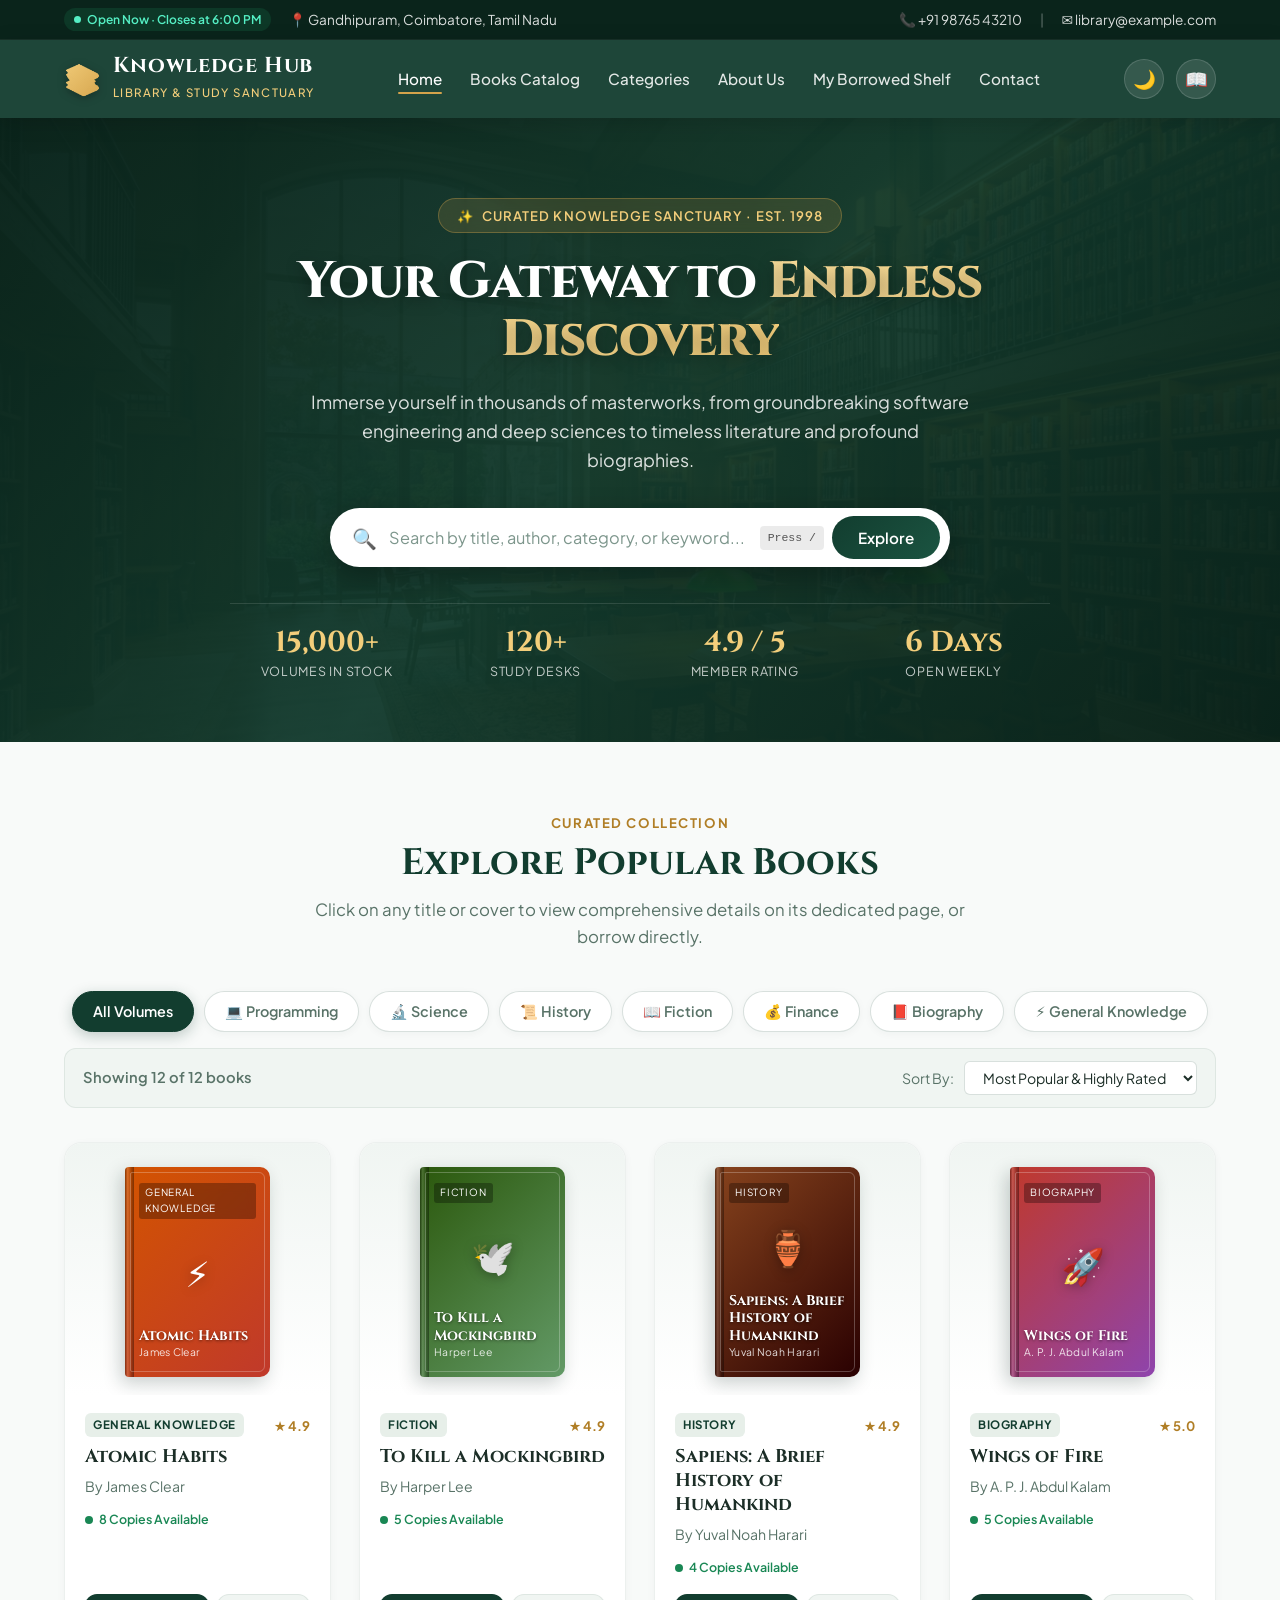
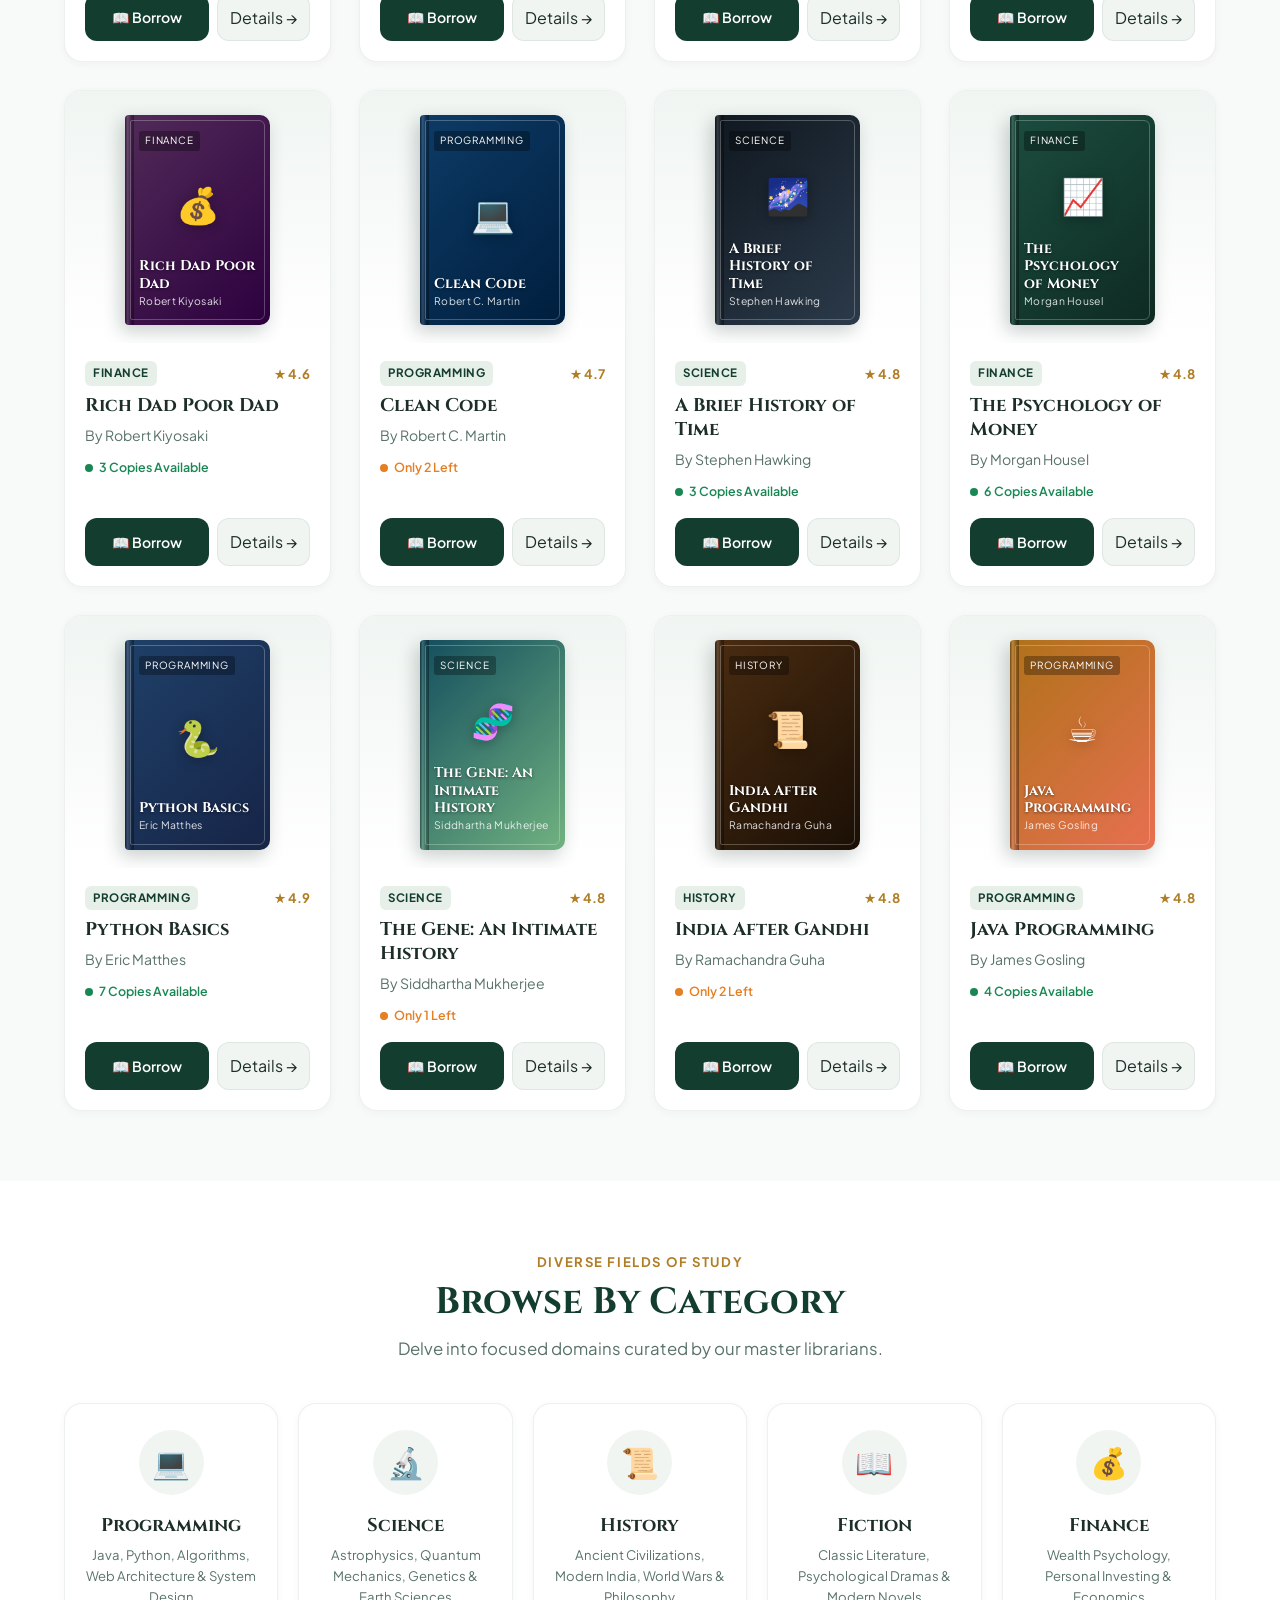
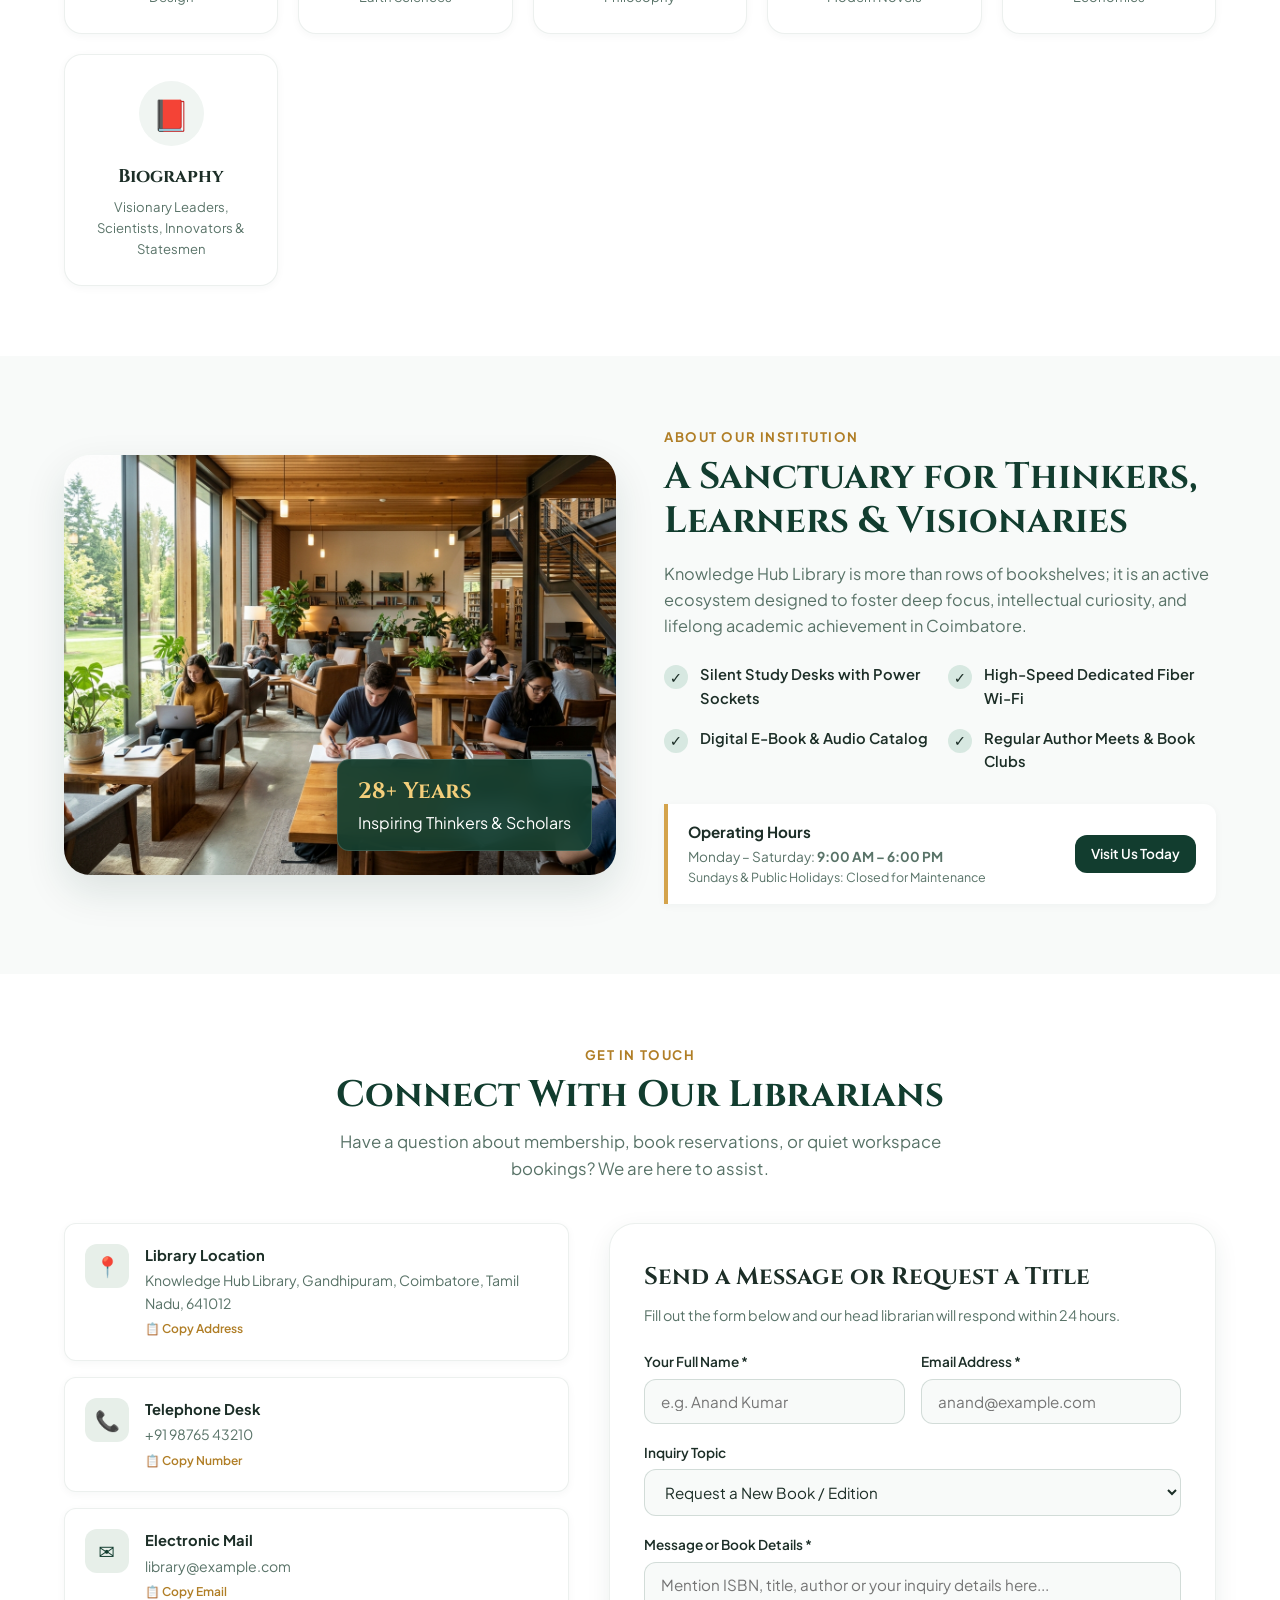
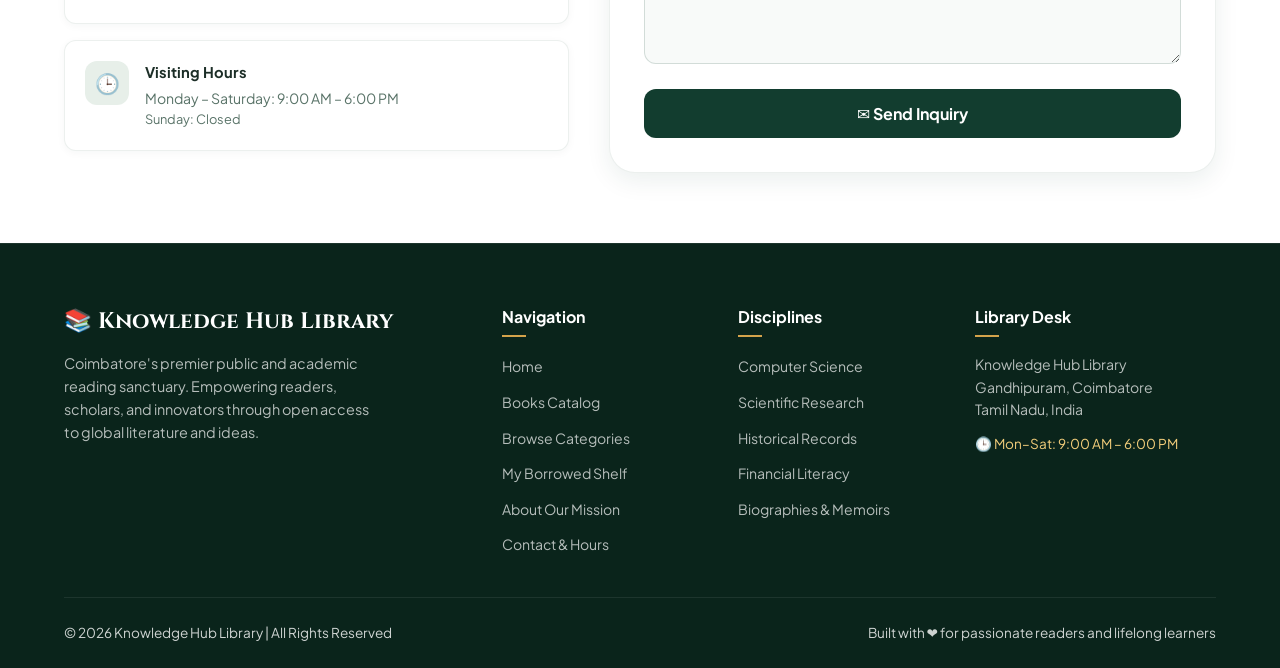
<file: index.html>
<!DOCTYPE html>
<html lang="en">
<head>
  <meta charset="UTF-8">
  <meta name="viewport" content="width=device-width, initial-scale=1.0">
  <meta name="description" content="Knowledge Hub Library - Your premier gateway to knowledge in Coimbatore. Explore thousands of curated books across Programming, Science, History, Fiction, Finance, and Biographies.">
  <meta name="keywords" content="Knowledge Hub Library, Coimbatore library, borrow books, study lounge, programming books, scientific literature">
  <meta name="author" content="Knowledge Hub Library">
  
  <title>Knowledge Hub Library | Your Gateway to Knowledge</title>

  <!-- Google Fonts Preconnect -->
  <link rel="preconnect" href="https://fonts.googleapis.com">
  <link rel="preconnect" href="https://fonts.gstatic.com" crossorigin>
  <link href="https://fonts.googleapis.com/css2?family=Cinzel:wght@500;700;800&family=Plus+Jakarta+Sans:wght@300;400;500;600;700;800&display=swap" rel="stylesheet">

  <!-- Core Stylesheet -->
  <link rel="stylesheet" href="styles.css">
</head>

<body>

  <!-- Top Announcement & Schedule Bar -->
  <div class="topbar">
    <div class="container">
      <div class="topbar-info">
        <span id="libraryStatusChip" class="status-badge">
          <span class="status-pulse"></span>
          <span>Checking hours...</span>
        </span>
        <span>📍 Gandhipuram, Coimbatore, Tamil Nadu</span>
      </div>
      <div class="topbar-info">
        <a href="tel:+919876543210" style="color: inherit;">📞 +91 98765 43210</a>
        <span style="opacity: 0.4;">|</span>
        <a href="mailto:library@example.com" style="color: inherit;">✉️ library@example.com</a>
      </div>
    </div>
  </div>

  <!-- Primary Sticky Navigation -->
  <header class="navbar" id="mainHeader">
    <div class="container">
      <a href="index.html" class="brand-logo" aria-label="Knowledge Hub Library Homepage">
        <span class="logo-icon">📚</span>
        <div class="brand-text">
          <h1>Knowledge Hub</h1>
          <span>Library &amp; Study Sanctuary</span>
        </div>
      </a>

      <!-- Navigation Links -->
      <nav aria-label="Main Navigation">
        <ul class="nav-links" id="navLinks">
          <li><a href="index.html" class="nav-link active">Home</a></li>
          <li><a href="#books" class="nav-link">Books Catalog</a></li>
          <li><a href="#categories" class="nav-link">Categories</a></li>
          <li><a href="#about" class="nav-link">About Us</a></li>
          <li><a href="shelf.html" class="nav-link">My Borrowed Shelf</a></li>
          <li><a href="#contact" class="nav-link">Contact</a></li>
        </ul>
      </nav>

      <!-- Utility Actions -->
      <div class="nav-actions">
        <!-- Theme Toggle (Dark/Light) -->
        <button id="themeToggleBtn" class="icon-btn" title="Toggle Dark/Light Mode" aria-label="Toggle theme">
          🌙
        </button>

        <!-- Direct Link to Next Page: Borrowed Shelf -->
        <a href="shelf.html" class="icon-btn" title="View Borrowed Shelf (Next Page)" aria-label="View borrowed books on shelf page">
          📖
          <span id="borrowBadge" class="badge-count" style="display: none;">0</span>
        </a>

        <!-- Mobile Menu Hamburger -->
        <button id="mobileToggleBtn" class="mobile-toggle icon-btn" aria-label="Open mobile menu">
          ☰
        </button>
      </div>
    </div>
  </header>

  <main>
    <!-- Hero Section with Atmospheric Visuals -->
    <section class="hero-section" id="home">
      <div class="hero-bg" style="background-image: url('images/library_hero.jpg');"></div>
      <div class="hero-overlay"></div>
      
      <div class="container">
        <div class="hero-content">
          <div class="hero-tagline">
            <span>✨</span> Curated Knowledge Sanctuary · Est. 1998
          </div>

          <h2 class="hero-title">
            Your Gateway to <span class="highlight">Endless Discovery</span>
          </h2>

          <p class="hero-description">
            Immerse yourself in thousands of masterworks, from groundbreaking software engineering and deep sciences to timeless literature and profound biographies.
          </p>

          <!-- Interactive Live Search Container -->
          <div class="search-container">
            <div class="search-box-wrapper">
              <span class="search-icon">🔍</span>
              <input 
                type="text" 
                id="searchInput" 
                class="search-input" 
                placeholder="Search by title, author, category, or keyword..." 
                aria-label="Search library books"
                autocomplete="off"
              >
              <button id="searchClearBtn" class="search-clear-btn" title="Clear search">✕</button>
              <span class="search-hotkey">Press /</span>
              <button class="search-btn" onclick="document.getElementById('books').scrollIntoView({behavior: 'smooth'})">
                Explore
              </button>
            </div>
          </div>

          <!-- Hero Metrics Bar -->
          <div class="hero-stats">
            <div class="stat-item">
              <div class="stat-value">15,000+</div>
              <div class="stat-label">Volumes in Stock</div>
            </div>
            <div class="stat-item">
              <div class="stat-value">120+</div>
              <div class="stat-label">Study Desks</div>
            </div>
            <div class="stat-item">
              <div class="stat-value">4.9 / 5</div>
              <div class="stat-label">Member Rating</div>
            </div>
            <div class="stat-item">
              <div class="stat-value">6 Days</div>
              <div class="stat-label">Open Weekly</div>
            </div>
          </div>
        </div>
      </div>
    </section>

    <!-- Books Catalog Section -->
    <section class="section" id="books">
      <div class="container">
        <div class="section-header">
          <span class="section-subtitle">Curated Collection</span>
          <h2 class="section-title">Explore Popular Books</h2>
          <p class="section-lead">
            Click on any title or cover to view comprehensive details on its dedicated page, or borrow directly.
          </p>
        </div>

        <!-- Filter Pills Bar -->
        <div class="filter-wrapper">
          <div class="category-pills" role="tablist" aria-label="Book Categories">
            <button class="category-pill active" data-category="All" role="tab" aria-selected="true">All Volumes</button>
            <button class="category-pill" data-category="Programming" role="tab" aria-selected="false">💻 Programming</button>
            <button class="category-pill" data-category="Science" role="tab" aria-selected="false">🔬 Science</button>
            <button class="category-pill" data-category="History" role="tab" aria-selected="false">📜 History</button>
            <button class="category-pill" data-category="Fiction" role="tab" aria-selected="false">📖 Fiction</button>
            <button class="category-pill" data-category="Finance" role="tab" aria-selected="false">💰 Finance</button>
            <button class="category-pill" data-category="Biography" role="tab" aria-selected="false">📕 Biography</button>
            <button class="category-pill" data-category="General Knowledge" role="tab" aria-selected="false">⚡ General Knowledge</button>
          </div>

          <!-- Catalog Toolbar (Counter & Sorter) -->
          <div class="catalog-toolbar">
            <span id="catalogCount" class="catalog-count">Loading collection...</span>

            <div class="catalog-sort">
              <label for="sortSelect">Sort By:</label>
              <select id="sortSelect" class="sort-select" aria-label="Sort books by">
                <option value="popular">Most Popular &amp; Highly Rated</option>
                <option value="rating">Highest Rating</option>
                <option value="title-asc">Title: A to Z</option>
                <option value="title-desc">Title: Z to A</option>
                <option value="newest">Publication Year</option>
              </select>
            </div>
          </div>
        </div>

        <!-- Dynamic Books Grid -->
        <div id="booksGrid" class="books-grid" aria-live="polite">
          <!-- Populated dynamically via app.js -->
        </div>
      </div>
    </section>

    <!-- Interactive Categories Showcase -->
    <section class="section section-alt" id="categories">
      <div class="container">
        <div class="section-header">
          <span class="section-subtitle">Diverse Fields of Study</span>
          <h2 class="section-title">Browse By Category</h2>
          <p class="section-lead">
            Delve into focused domains curated by our master librarians.
          </p>
        </div>

        <div class="category-cards-grid">
          <div class="category-card" onclick="selectCategoryFromShowcase('Programming')">
            <div class="cat-icon-circle">💻</div>
            <h3>Programming</h3>
            <p>Java, Python, Algorithms, Web Architecture &amp; System Design</p>
          </div>

          <div class="category-card" onclick="selectCategoryFromShowcase('Science')">
            <div class="cat-icon-circle">🔬</div>
            <h3>Science</h3>
            <p>Astrophysics, Quantum Mechanics, Genetics &amp; Earth Sciences</p>
          </div>

          <div class="category-card" onclick="selectCategoryFromShowcase('History')">
            <div class="cat-icon-circle">📜</div>
            <h3>History</h3>
            <p>Ancient Civilizations, Modern India, World Wars &amp; Philosophy</p>
          </div>

          <div class="category-card" onclick="selectCategoryFromShowcase('Fiction')">
            <div class="cat-icon-circle">📖</div>
            <h3>Fiction</h3>
            <p>Classic Literature, Psychological Dramas &amp; Modern Novels</p>
          </div>

          <div class="category-card" onclick="selectCategoryFromShowcase('Finance')">
            <div class="cat-icon-circle">💰</div>
            <h3>Finance</h3>
            <p>Wealth Psychology, Personal Investing &amp; Economics</p>
          </div>

          <div class="category-card" onclick="selectCategoryFromShowcase('Biography')">
            <div class="cat-icon-circle">📕</div>
            <h3>Biography</h3>
            <p>Visionary Leaders, Scientists, Innovators &amp; Statesmen</p>
          </div>
        </div>
      </div>
    </section>

    <!-- About Section with High-Resolution Image -->
    <section class="section" id="about">
      <div class="container">
        <div class="about-grid">
          <div class="about-image-wrapper">
            <img src="images/library_study.jpg" alt="Knowledge Hub Library Sunlit Modern Study Lounge" loading="lazy">
            <div class="about-badge-float">
              <strong>28+ Years</strong>
              <span>Inspiring Thinkers &amp; Scholars</span>
            </div>
          </div>

          <div class="about-content">
            <span class="section-subtitle">About Our Institution</span>
            <h2>A Sanctuary for Thinkers, Learners &amp; Visionaries</h2>
            <p>
              Knowledge Hub Library is more than rows of bookshelves; it is an active ecosystem designed to foster deep focus, intellectual curiosity, and lifelong academic achievement in Coimbatore.
            </p>

            <div class="about-features-list">
              <div class="about-feature-item">
                <span class="feature-check">✓</span>
                <span>Silent Study Desks with Power Sockets</span>
              </div>
              <div class="about-feature-item">
                <span class="feature-check">✓</span>
                <span>High-Speed Dedicated Fiber Wi-Fi</span>
              </div>
              <div class="about-feature-item">
                <span class="feature-check">✓</span>
                <span>Digital E-Book &amp; Audio Catalog</span>
              </div>
              <div class="about-feature-item">
                <span class="feature-check">✓</span>
                <span>Regular Author Meets &amp; Book Clubs</span>
              </div>
            </div>

            <!-- Operating Hours Highlight Card -->
            <div class="hours-card">
              <div class="hours-info">
                <h4>Operating Hours</h4>
                <p>Monday – Saturday: <strong>9:00 AM – 6:00 PM</strong></p>
                <p style="color: var(--text-muted); font-size: 0.78rem;">Sundays &amp; Public Holidays: Closed for Maintenance</p>
              </div>
              <a href="#contact" class="btn-borrow" style="padding: 8px 16px; font-size: 0.85rem;">
                Visit Us Today
              </a>
            </div>
          </div>
        </div>
      </div>
    </section>

    <!-- Contact & Inquiries Section -->
    <section class="section section-alt" id="contact">
      <div class="container">
        <div class="section-header">
          <span class="section-subtitle">Get In Touch</span>
          <h2 class="section-title">Connect With Our Librarians</h2>
          <p class="section-lead">
            Have a question about membership, book reservations, or quiet workspace bookings? We are here to assist.
          </p>
        </div>

        <div class="contact-grid">
          <!-- Contact Information Cards -->
          <div class="contact-info-cards">
            <div class="info-card">
              <div class="info-icon">📍</div>
              <div class="info-details">
                <h4>Library Location</h4>
                <p>Knowledge Hub Library, Gandhipuram, Coimbatore, Tamil Nadu, 641012</p>
                <button class="copy-btn" onclick="copyToClipboard('Knowledge Hub Library, Gandhipuram, Coimbatore, Tamil Nadu, 641012', 'Address')">
                  📋 Copy Address
                </button>
              </div>
            </div>

            <div class="info-card">
              <div class="info-icon">📞</div>
              <div class="info-details">
                <h4>Telephone Desk</h4>
                <p><a href="tel:+919876543210">+91 98765 43210</a></p>
                <button class="copy-btn" onclick="copyToClipboard('+919876543210', 'Phone number')">
                  📋 Copy Number
                </button>
              </div>
            </div>

            <div class="info-card">
              <div class="info-icon">✉️</div>
              <div class="info-details">
                <h4>Electronic Mail</h4>
                <p><a href="mailto:library@example.com">library@example.com</a></p>
                <button class="copy-btn" onclick="copyToClipboard('library@example.com', 'Email')">
                  📋 Copy Email
                </button>
              </div>
            </div>

            <div class="info-card">
              <div class="info-icon">🕒</div>
              <div class="info-details">
                <h4>Visiting Hours</h4>
                <p>Monday – Saturday: 9:00 AM – 6:00 PM</p>
                <p style="font-size: 0.8rem; color: var(--text-muted);">Sunday: Closed</p>
              </div>
            </div>
          </div>

          <!-- Contact / Book Request Form -->
          <div class="contact-form-card">
            <h3>Send a Message or Request a Title</h3>
            <p>Fill out the form below and our head librarian will respond within 24 hours.</p>

            <form id="contactForm" novalidate>
              <div class="form-row">
                <div class="form-group">
                  <label for="contactName">Your Full Name *</label>
                  <input type="text" id="contactName" class="form-control" placeholder="e.g. Anand Kumar" required>
                </div>
                <div class="form-group">
                  <label for="contactEmail">Email Address *</label>
                  <input type="email" id="contactEmail" class="form-control" placeholder="anand@example.com" required>
                </div>
              </div>

              <div class="form-group">
                <label for="contactSubject">Inquiry Topic</label>
                <select id="contactSubject" class="form-control">
                  <option value="book-request">Request a New Book / Edition</option>
                  <option value="membership">Library Membership &amp; Cards</option>
                  <option value="desk-booking">Study Desk &amp; Room Booking</option>
                  <option value="general">General Inquiry / Feedback</option>
                </select>
              </div>

              <div class="form-group">
                <label for="contactMessage">Message or Book Details *</label>
                <textarea id="contactMessage" class="form-control" rows="4" placeholder="Mention ISBN, title, author or your inquiry details here..." required></textarea>
              </div>

              <button type="submit" class="btn-submit">
                <span>✉️ Send Inquiry</span>
              </button>
            </form>
          </div>
        </div>
      </div>
    </section>
  </main>

  <!-- Footer -->
  <footer>
    <div class="container">
      <div class="footer-grid">
        <div class="footer-brand">
          <h3>📚 Knowledge Hub Library</h3>
          <p>
            Coimbatore's premier public and academic reading sanctuary. Empowering readers, scholars, and innovators through open access to global literature and ideas.
          </p>
        </div>

        <div class="footer-col">
          <h4>Navigation</h4>
          <ul class="footer-links">
            <li><a href="index.html">Home</a></li>
            <li><a href="#books">Books Catalog</a></li>
            <li><a href="#categories">Browse Categories</a></li>
            <li><a href="shelf.html">My Borrowed Shelf</a></li>
            <li><a href="#about">About Our Mission</a></li>
            <li><a href="#contact">Contact &amp; Hours</a></li>
          </ul>
        </div>

        <div class="footer-col">
          <h4>Disciplines</h4>
          <ul class="footer-links">
            <li><a href="#books" onclick="selectCategoryFromShowcase('Programming')">Computer Science</a></li>
            <li><a href="#books" onclick="selectCategoryFromShowcase('Science')">Scientific Research</a></li>
            <li><a href="#books" onclick="selectCategoryFromShowcase('History')">Historical Records</a></li>
            <li><a href="#books" onclick="selectCategoryFromShowcase('Finance')">Financial Literacy</a></li>
            <li><a href="#books" onclick="selectCategoryFromShowcase('Biography')">Biographies &amp; Memoirs</a></li>
          </ul>
        </div>

        <div class="footer-col">
          <h4>Library Desk</h4>
          <p style="font-size: 0.88rem; line-height: 1.6; margin-bottom: 12px; color: rgba(255,255,255,0.7);">
            Knowledge Hub Library<br>
            Gandhipuram, Coimbatore<br>
            Tamil Nadu, India
          </p>
          <p style="font-size: 0.85rem; color: var(--accent-light);">
            🕒 Mon–Sat: 9:00 AM – 6:00 PM
          </p>
        </div>
      </div>

      <div class="footer-bottom">
        <p>&copy; 2026 Knowledge Hub Library | All Rights Reserved</p>
        <p>Built with ❤️ for passionate readers and lifelong learners</p>
      </div>
    </div>
  </footer>

  <!-- Toast Container -->
  <div id="toastContainer" class="toast-container" aria-live="polite"></div>

  <!-- Back to Top Floating Button -->
  <button id="backToTopBtn" class="back-to-top" title="Scroll to top" aria-label="Back to top">
    ↑
  </button>

  <!-- Application Logic -->
  <script src="books-data.js"></script>
  <script src="app.js"></script>
</body>
</html>
</file>
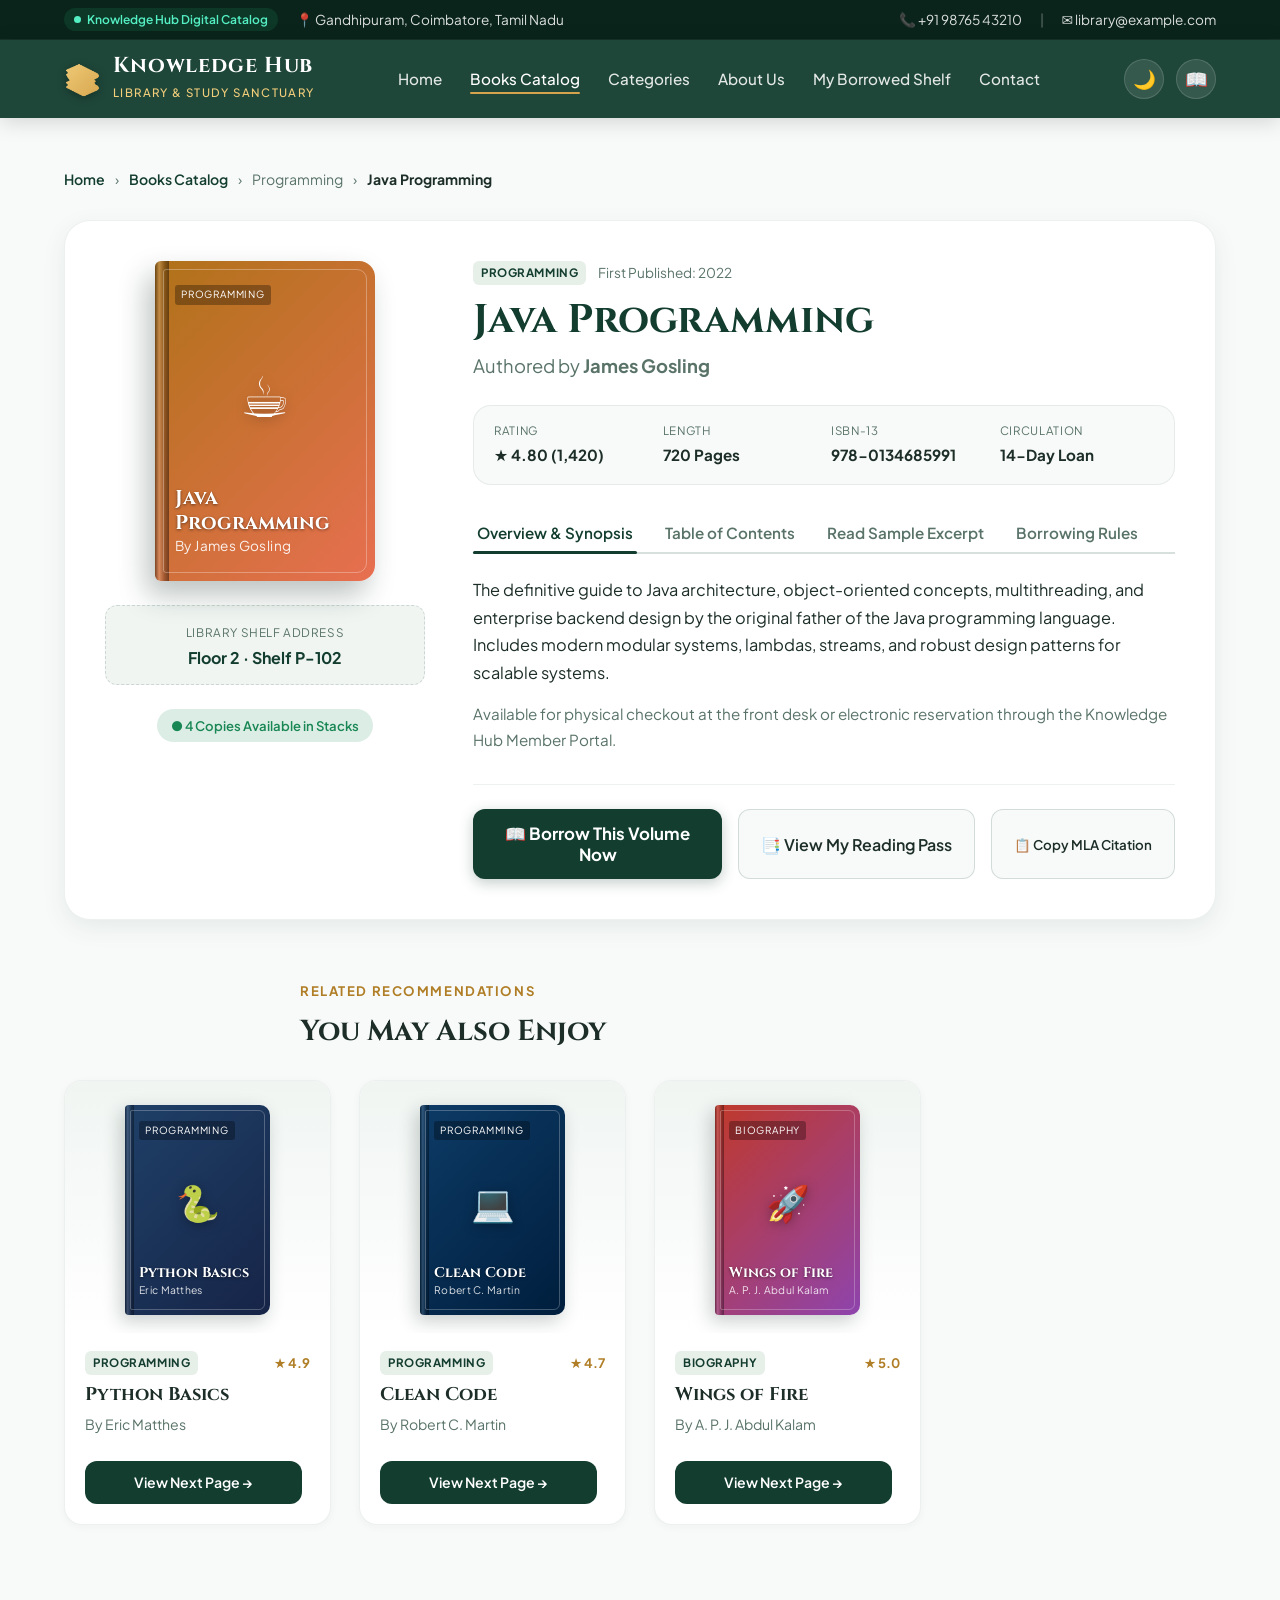
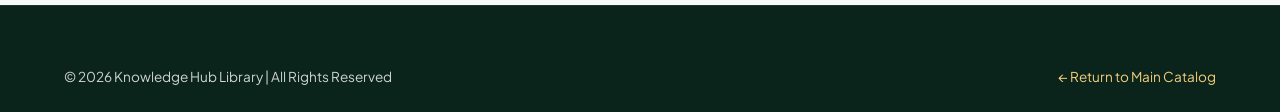
<file: book-details.html>
<!DOCTYPE html>
<html lang="en">
<head>
  <meta charset="UTF-8">
  <meta name="viewport" content="width=device-width, initial-scale=1.0">
  <meta name="description" content="Detailed volume overview, table of contents, sample excerpts, and circulation availability at Knowledge Hub Library.">
  <title id="pageTitle">Book Details | Knowledge Hub Library</title>

  <!-- Google Fonts Preconnect -->
  <link rel="preconnect" href="https://fonts.googleapis.com">
  <link rel="preconnect" href="https://fonts.gstatic.com" crossorigin>
  <link href="https://fonts.googleapis.com/css2?family=Cinzel:wght@500;700;800&family=Plus+Jakarta+Sans:wght@300;400;500;600;700;800&display=swap" rel="stylesheet">

  <!-- Core Stylesheet -->
  <link rel="stylesheet" href="styles.css">
  
  <style>
    .details-page-wrapper {
      padding: 50px 0 80px;
    }

    .breadcrumb-nav {
      display: flex;
      align-items: center;
      gap: 10px;
      font-size: 0.88rem;
      color: var(--text-muted);
      margin-bottom: 30px;
      flex-wrap: wrap;
    }

    .breadcrumb-nav a {
      color: var(--primary);
      font-weight: 600;
    }

    [data-theme="dark"] .breadcrumb-nav a {
      color: var(--accent);
    }

    .details-layout {
      display: grid;
      grid-template-columns: 320px 1fr;
      gap: 48px;
      background: var(--bg-surface);
      border: 1px solid var(--border-light);
      border-radius: var(--radius-xl);
      padding: 40px;
      box-shadow: var(--shadow-md);
      margin-bottom: 60px;
    }

    .details-cover-col {
      display: flex;
      flex-direction: column;
      align-items: center;
      gap: 24px;
    }

    .large-book-cover {
      width: 220px;
      height: 320px;
      border-radius: 6px 16px 16px 6px;
      box-shadow: var(--shadow-hover);
      position: relative;
      display: flex;
      flex-direction: column;
      justify-content: space-between;
      padding: 24px 20px;
      color: #ffffff;
      perspective: 700px;
      transition: var(--transition-slow);
    }

    .large-book-cover:hover {
      transform: rotateY(-10deg) scale(1.04);
    }

    .large-book-cover::before {
      content: '';
      position: absolute;
      top: 0;
      left: 0;
      bottom: 0;
      width: 14px;
      background: linear-gradient(to right, rgba(0,0,0,0.4) 0%, rgba(255,255,255,0.18) 30%, rgba(0,0,0,0.25) 70%, rgba(0,0,0,0.45) 100%);
      border-radius: 6px 0 0 6px;
    }

    .large-book-cover::after {
      content: '';
      position: absolute;
      inset: 8px;
      border: 1px solid rgba(255, 255, 255, 0.3);
      border-radius: 3px 10px 10px 3px;
      pointer-events: none;
    }

    .shelf-location-chip {
      width: 100%;
      background: var(--bg-subtle);
      border-radius: var(--radius-md);
      padding: 14px;
      text-align: center;
      border: 1px dashed var(--border-medium);
      font-size: 0.88rem;
    }

    .shelf-location-chip strong {
      display: block;
      color: var(--primary);
      font-size: 1rem;
      margin-top: 2px;
    }

    [data-theme="dark"] .shelf-location-chip strong {
      color: var(--accent);
    }

    .details-main-col {
      display: flex;
      flex-direction: column;
    }

    .details-meta-header {
      display: flex;
      align-items: center;
      gap: 12px;
      margin-bottom: 12px;
      flex-wrap: wrap;
    }

    .details-title {
      font-family: var(--font-serif);
      font-size: 2.5rem;
      line-height: 1.15;
      margin-bottom: 8px;
      color: var(--primary);
    }

    [data-theme="dark"] .details-title {
      color: #ffffff;
    }

    .details-author {
      font-size: 1.15rem;
      color: var(--text-muted);
      margin-bottom: 24px;
    }

    .quick-specs-grid {
      display: grid;
      grid-template-columns: repeat(4, 1fr);
      gap: 14px;
      background: var(--bg-page);
      border-radius: var(--radius-lg);
      padding: 16px 20px;
      border: 1px solid var(--border-light);
      margin-bottom: 28px;
    }

    .spec-item small {
      display: block;
      font-size: 0.72rem;
      text-transform: uppercase;
      letter-spacing: 0.06em;
      color: var(--text-muted);
      margin-bottom: 2px;
    }

    .spec-item span {
      font-size: 0.95rem;
      font-weight: 700;
      color: var(--text-main);
    }

    /* Tabs */
    .details-tabs-header {
      display: flex;
      border-bottom: 2px solid var(--border-medium);
      gap: 24px;
      margin-bottom: 22px;
    }

    .tab-btn {
      font-size: 0.95rem;
      font-weight: 600;
      padding: 10px 4px;
      color: var(--text-muted);
      position: relative;
      cursor: pointer;
    }

    .tab-btn.active {
      color: var(--primary);
    }

    [data-theme="dark"] .tab-btn.active {
      color: var(--accent);
    }

    .tab-btn.active::after {
      content: '';
      position: absolute;
      bottom: -2px;
      left: 0;
      right: 0;
      height: 3px;
      background: var(--primary);
      border-radius: 3px;
    }

    [data-theme="dark"] .tab-btn.active::after {
      background: var(--accent);
    }

    .tab-panel {
      display: none;
      line-height: 1.7;
      font-size: 1.02rem;
      color: var(--text-main);
      margin-bottom: 32px;
    }

    .tab-panel.active {
      display: block;
      animation: fadeIn 0.3s ease;
    }

    @keyframes fadeIn {
      from { opacity: 0; transform: translateY(6px); }
      to { opacity: 1; transform: translateY(0); }
    }

    .chapter-list {
      list-style: none;
      display: flex;
      flex-direction: column;
      gap: 10px;
    }

    .chapter-item {
      padding: 12px 16px;
      background: var(--bg-page);
      border-radius: var(--radius-sm);
      border: 1px solid var(--border-light);
      font-size: 0.95rem;
      font-weight: 500;
    }

    .sample-box {
      font-style: italic;
      background: var(--bg-page);
      border-left: 4px solid var(--accent);
      padding: 24px;
      border-radius: 0 var(--radius-md) var(--radius-md) 0;
      line-height: 1.8;
      font-family: Georgia, serif;
    }

    .sample-box::first-letter {
      font-size: 2.8rem;
      float: left;
      line-height: 1;
      margin-right: 10px;
      font-family: var(--font-serif);
      color: var(--primary);
      font-weight: 700;
    }

    [data-theme="dark"] .sample-box::first-letter {
      color: var(--accent);
    }

    .actions-bar {
      margin-top: auto;
      display: flex;
      gap: 16px;
      flex-wrap: wrap;
      padding-top: 24px;
      border-top: 1px solid var(--border-light);
    }

    .btn-large-borrow {
      flex: 1;
      min-width: 220px;
      background: var(--primary);
      color: #ffffff;
      padding: 14px 28px;
      border-radius: var(--radius-md);
      font-weight: 700;
      font-size: 1.05rem;
      display: flex;
      align-items: center;
      justify-content: center;
      gap: 10px;
      box-shadow: 0 4px 14px rgba(18, 61, 47, 0.25);
    }

    .btn-large-borrow:hover {
      background: var(--primary-light);
      transform: translateY(-2px);
    }

    .btn-large-borrow.borrowed {
      background: var(--bg-alt);
      color: var(--primary);
      border: 1px solid var(--border-medium);
    }

    [data-theme="dark"] .btn-large-borrow.borrowed {
      color: var(--accent);
    }

    .btn-secondary {
      background: var(--bg-page);
      color: var(--text-main);
      padding: 14px 22px;
      border-radius: var(--radius-md);
      font-weight: 600;
      border: 1px solid var(--border-medium);
      display: inline-flex;
      align-items: center;
      gap: 8px;
    }

    .btn-secondary:hover {
      background: var(--border-medium);
    }

    @media (max-width: 992px) {
      .details-layout {
        grid-template-columns: 1fr;
      }
      .quick-specs-grid {
        grid-template-columns: repeat(2, 1fr);
      }
    }
  </style>
</head>

<body>

  <!-- Top Announcement Bar -->
  <div class="topbar">
    <div class="container">
      <div class="topbar-info">
        <span class="status-badge">
          <span class="status-pulse"></span>
          <span>Knowledge Hub Digital Catalog</span>
        </span>
        <span>📍 Gandhipuram, Coimbatore, Tamil Nadu</span>
      </div>
      <div class="topbar-info">
        <a href="tel:+919876543210" style="color: inherit;">📞 +91 98765 43210</a>
        <span style="opacity: 0.4;">|</span>
        <a href="mailto:library@example.com" style="color: inherit;">✉️ library@example.com</a>
      </div>
    </div>
  </div>

  <!-- Primary Navigation -->
  <header class="navbar" id="mainHeader">
    <div class="container">
      <a href="index.html" class="brand-logo" aria-label="Knowledge Hub Library Homepage">
        <span class="logo-icon">📚</span>
        <div class="brand-text">
          <h1>Knowledge Hub</h1>
          <span>Library &amp; Study Sanctuary</span>
        </div>
      </a>

      <nav aria-label="Main Navigation">
        <ul class="nav-links">
          <li><a href="index.html" class="nav-link">Home</a></li>
          <li><a href="index.html#books" class="nav-link active">Books Catalog</a></li>
          <li><a href="index.html#categories" class="nav-link">Categories</a></li>
          <li><a href="index.html#about" class="nav-link">About Us</a></li>
          <li><a href="shelf.html" class="nav-link">My Borrowed Shelf</a></li>
          <li><a href="index.html#contact" class="nav-link">Contact</a></li>
        </ul>
      </nav>

      <div class="nav-actions">
        <!-- Theme Toggle Button -->
        <button id="themeToggleBtn" class="icon-btn" title="Toggle Theme" aria-label="Toggle theme">
          🌙
        </button>

        <!-- Link to Shelf Page -->
        <a href="shelf.html" class="icon-btn" title="View Borrowed Shelf" aria-label="Go to My Borrowed Shelf">
          📖
          <span id="borrowBadge" class="badge-count" style="display: none;">0</span>
        </a>
      </div>
    </div>
  </header>

  <!-- Main Details Page Content -->
  <main class="details-page-wrapper">
    <div class="container">
      
      <!-- Breadcrumb Navigation -->
      <nav class="breadcrumb-nav" aria-label="Breadcrumb">
        <a href="index.html">Home</a>
        <span>›</span>
        <a href="index.html#books">Books Catalog</a>
        <span>›</span>
        <span id="breadcrumbCategory">Category</span>
        <span>›</span>
        <strong id="breadcrumbTitle" style="color: var(--text-main);">Book Title</strong>
      </nav>

      <!-- Book Details Main Card -->
      <div id="detailsCard" class="details-layout">
        <!-- Injected dynamically via book-details.js -->
        <div style="text-align: center; padding: 60px; grid-column: 1 / -1;">
          <div style="font-size: 2.5rem; margin-bottom: 12px;">⌛</div>
          <h3>Loading volume details...</h3>
        </div>
      </div>

      <!-- Related Books Section -->
      <div class="section-header" style="text-align: left; margin-bottom: 24px;">
        <span class="section-subtitle">Related Recommendations</span>
        <h3 style="font-family: var(--font-serif); font-size: 1.8rem;">You May Also Enjoy</h3>
      </div>

      <div id="relatedBooksGrid" class="books-grid">
        <!-- Injected dynamically via book-details.js -->
      </div>

    </div>
  </main>

  <!-- Toast Container -->
  <div id="toastContainer" class="toast-container" aria-live="polite"></div>

  <!-- Footer -->
  <footer>
    <div class="container">
      <div class="footer-bottom" style="border-top: none; padding-top: 0;">
        <p>&copy; 2026 Knowledge Hub Library | All Rights Reserved</p>
        <p><a href="index.html#books" style="color: var(--accent-light);">← Return to Main Catalog</a></p>
      </div>
    </div>
  </footer>

  <!-- Scripts -->
  <script src="books-data.js"></script>
  <script src="book-details.js"></script>
</body>
</html>
</file>
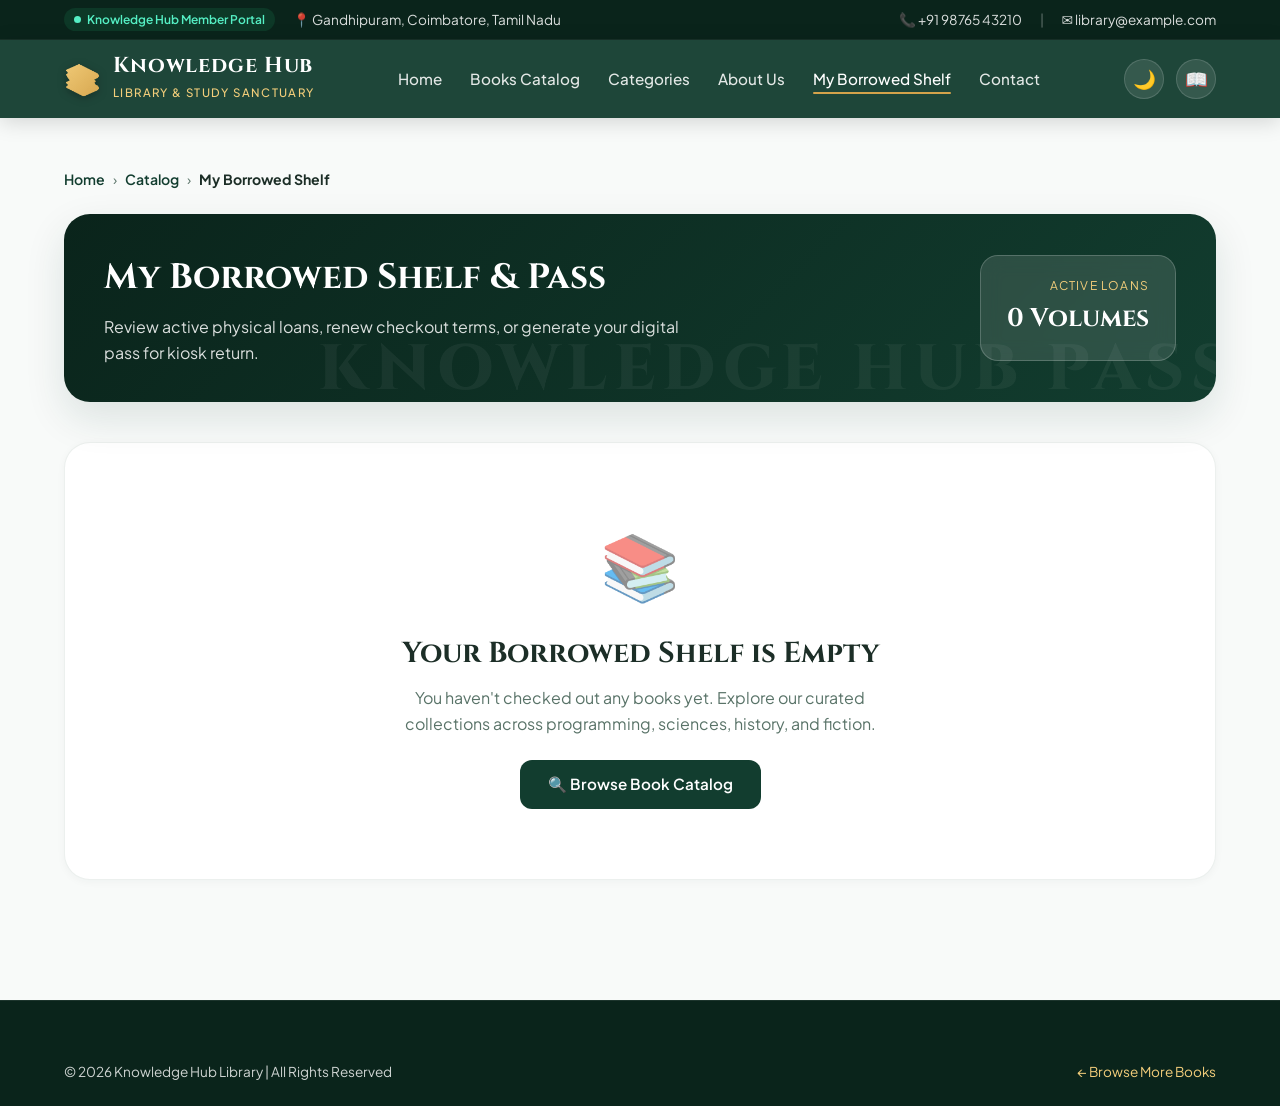
<file: shelf.html>
<!DOCTYPE html>
<html lang="en">
<head>
  <meta charset="UTF-8">
  <meta name="viewport" content="width=device-width, initial-scale=1.0">
  <meta name="description" content="View your active borrowed library books, loan due dates, renewal options, and digital member library pass.">
  <title>My Borrowed Shelf &amp; Pass | Knowledge Hub Library</title>

  <!-- Google Fonts Preconnect -->
  <link rel="preconnect" href="https://fonts.googleapis.com">
  <link rel="preconnect" href="https://fonts.gstatic.com" crossorigin>
  <link href="https://fonts.googleapis.com/css2?family=Cinzel:wght@500;700;800&family=Plus+Jakarta+Sans:wght@300;400;500;600;700;800&display=swap" rel="stylesheet">

  <!-- Core Stylesheet -->
  <link rel="stylesheet" href="styles.css">

  <style>
    .shelf-page-wrapper {
      padding: 50px 0 80px;
    }

    .pass-banner {
      background: linear-gradient(135deg, var(--primary-dark) 0%, var(--primary) 100%);
      color: #ffffff;
      border-radius: var(--radius-xl);
      padding: 36px 40px;
      margin-bottom: 40px;
      box-shadow: var(--shadow-lg);
      display: grid;
      grid-template-columns: 1fr auto;
      align-items: center;
      gap: 30px;
      position: relative;
      overflow: hidden;
    }

    .pass-banner::after {
      content: 'KNOWLEDGE HUB PASS';
      position: absolute;
      right: -20px;
      bottom: -20px;
      font-family: var(--font-serif);
      font-size: 4rem;
      opacity: 0.05;
      font-weight: 800;
      pointer-events: none;
      letter-spacing: 0.1em;
    }

    .pass-title h1 {
      font-family: var(--font-serif);
      font-size: 2.2rem;
      margin-bottom: 8px;
    }

    .pass-title p {
      color: rgba(255, 255, 255, 0.85);
      font-size: 1rem;
      max-width: 600px;
    }

    .pass-badge-card {
      background: rgba(255, 255, 255, 0.12);
      backdrop-filter: blur(10px);
      border: 1px solid rgba(255, 255, 255, 0.2);
      border-radius: var(--radius-lg);
      padding: 20px 26px;
      text-align: right;
    }

    .pass-badge-card small {
      display: block;
      font-size: 0.75rem;
      text-transform: uppercase;
      letter-spacing: 0.1em;
      color: var(--accent-light);
      margin-bottom: 4px;
    }

    .pass-badge-card strong {
      display: block;
      font-family: var(--font-serif);
      font-size: 1.6rem;
      color: #ffffff;
    }

    /* Shelf List Table / Grid */
    .shelf-grid {
      display: flex;
      flex-direction: column;
      gap: 20px;
      margin-bottom: 40px;
    }

    .shelf-row-card {
      background: var(--bg-surface);
      border: 1px solid var(--border-light);
      border-radius: var(--radius-lg);
      padding: 22px 28px;
      display: grid;
      grid-template-columns: 90px 1fr auto;
      gap: 24px;
      align-items: center;
      box-shadow: var(--shadow-sm);
      transition: var(--transition);
    }

    .shelf-row-card:hover {
      box-shadow: var(--shadow-md);
      border-color: var(--accent);
      transform: translateY(-2px);
    }

    .mini-cover {
      width: 80px;
      height: 115px;
      border-radius: 4px 8px 8px 4px;
      display: flex;
      flex-direction: column;
      justify-content: space-between;
      padding: 8px;
      color: #ffffff;
      box-shadow: var(--shadow-book);
    }

    .mini-cover .cover-icon {
      font-size: 1.6rem;
      text-align: center;
    }

    .mini-cover .cover-name {
      font-size: 0.65rem;
      font-weight: 700;
      line-height: 1.2;
      overflow: hidden;
      text-overflow: ellipsis;
      display: -webkit-box;
      -webkit-line-clamp: 2;
      -webkit-box-orient: vertical;
    }

    .shelf-item-details h3 {
      font-family: var(--font-serif);
      font-size: 1.3rem;
      margin-bottom: 4px;
      color: var(--text-main);
    }

    .shelf-item-details p {
      font-size: 0.9rem;
      color: var(--text-muted);
      margin-bottom: 10px;
    }

    .loan-chips {
      display: flex;
      align-items: center;
      gap: 12px;
      flex-wrap: wrap;
    }

    .loan-chip {
      font-size: 0.8rem;
      font-weight: 600;
      padding: 4px 12px;
      border-radius: var(--radius-full);
      background: var(--bg-subtle);
      border: 1px solid var(--border-light);
    }

    .loan-chip.due {
      background: rgba(25, 135, 84, 0.15);
      color: var(--success);
      border-color: rgba(25, 135, 84, 0.3);
    }

    .shelf-actions-col {
      display: flex;
      flex-direction: column;
      gap: 10px;
      min-width: 170px;
    }

    .btn-return-full {
      background: rgba(220, 53, 69, 0.1);
      color: var(--danger);
      border: 1px solid rgba(220, 53, 69, 0.25);
      padding: 10px 16px;
      border-radius: var(--radius-md);
      font-weight: 600;
      font-size: 0.88rem;
      text-align: center;
    }

    .btn-return-full:hover {
      background: var(--danger);
      color: #ffffff;
    }

    .btn-view-details {
      background: var(--bg-page);
      color: var(--primary);
      border: 1px solid var(--border-medium);
      padding: 10px 16px;
      border-radius: var(--radius-md);
      font-weight: 600;
      font-size: 0.88rem;
      text-align: center;
    }

    [data-theme="dark"] .btn-view-details {
      color: var(--accent);
    }

    .btn-view-details:hover {
      background: var(--border-medium);
    }

    /* Digital Pass Card */
    .digital-receipt-card {
      background: var(--bg-surface);
      border: 2px dashed var(--border-medium);
      border-radius: var(--radius-xl);
      padding: 30px;
      max-width: 650px;
      margin: 0 auto 50px;
      box-shadow: var(--shadow-sm);
    }

    .barcode-line {
      height: 48px;
      background: repeating-linear-gradient(
        90deg,
        var(--text-main) 0,
        var(--text-main) 2px,
        transparent 2px,
        transparent 5px,
        var(--text-main) 5px,
        var(--text-main) 9px,
        transparent 9px,
        transparent 11px
      );
      margin: 20px 0 10px;
      opacity: 0.85;
      border-radius: 2px;
    }

    @media (max-width: 768px) {
      .pass-banner {
        grid-template-columns: 1fr;
        padding: 24px;
      }
      .shelf-row-card {
        grid-template-columns: 1fr;
        text-align: center;
      }
      .mini-cover {
        margin: 0 auto;
      }
      .loan-chips {
        justify-content: center;
      }
      .shelf-actions-col {
        width: 100%;
      }
    }
  </style>
</head>

<body>

  <!-- Top Announcement Bar -->
  <div class="topbar">
    <div class="container">
      <div class="topbar-info">
        <span class="status-badge">
          <span class="status-pulse"></span>
          <span>Knowledge Hub Member Portal</span>
        </span>
        <span>📍 Gandhipuram, Coimbatore, Tamil Nadu</span>
      </div>
      <div class="topbar-info">
        <a href="tel:+919876543210" style="color: inherit;">📞 +91 98765 43210</a>
        <span style="opacity: 0.4;">|</span>
        <a href="mailto:library@example.com" style="color: inherit;">✉️ library@example.com</a>
      </div>
    </div>
  </div>

  <!-- Primary Navigation -->
  <header class="navbar" id="mainHeader">
    <div class="container">
      <a href="index.html" class="brand-logo" aria-label="Knowledge Hub Library Homepage">
        <span class="logo-icon">📚</span>
        <div class="brand-text">
          <h1>Knowledge Hub</h1>
          <span>Library &amp; Study Sanctuary</span>
        </div>
      </a>

      <nav aria-label="Main Navigation">
        <ul class="nav-links">
          <li><a href="index.html" class="nav-link">Home</a></li>
          <li><a href="index.html#books" class="nav-link">Books Catalog</a></li>
          <li><a href="index.html#categories" class="nav-link">Categories</a></li>
          <li><a href="index.html#about" class="nav-link">About Us</a></li>
          <li><a href="shelf.html" class="nav-link active">My Borrowed Shelf</a></li>
          <li><a href="index.html#contact" class="nav-link">Contact</a></li>
        </ul>
      </nav>

      <div class="nav-actions">
        <button id="themeToggleBtn" class="icon-btn" title="Toggle Theme" aria-label="Toggle theme">
          🌙
        </button>

        <a href="shelf.html" class="icon-btn" title="View Borrowed Shelf" aria-label="Current shelf">
          📖
          <span id="borrowBadge" class="badge-count" style="display: none;">0</span>
        </a>
      </div>
    </div>
  </header>

  <!-- Shelf Page Body -->
  <main class="shelf-page-wrapper">
    <div class="container">

      <!-- Breadcrumbs -->
      <nav class="breadcrumb-nav" style="display: flex; gap: 8px; font-size: 0.88rem; color: var(--text-muted); margin-bottom: 24px;">
        <a href="index.html" style="color: var(--primary); font-weight: 600;">Home</a>
        <span>›</span>
        <a href="index.html#books" style="color: var(--primary); font-weight: 600;">Catalog</a>
        <span>›</span>
        <strong style="color: var(--text-main);">My Borrowed Shelf</strong>
      </nav>

      <!-- Member Pass Banner -->
      <div class="pass-banner">
        <div class="pass-title">
          <h1>My Borrowed Shelf &amp; Pass</h1>
          <p>
            Review active physical loans, renew checkout terms, or generate your digital pass for kiosk return.
          </p>
        </div>

        <div class="pass-badge-card">
          <small>Active Loans</small>
          <strong id="activeCountHeader">0 Volumes</strong>
        </div>
      </div>

      <!-- Borrowed Books List -->
      <div id="shelfContainer" class="shelf-grid">
        <!-- Rendered dynamically via shelf.js -->
      </div>

      <!-- Printable Digital Pass Card -->
      <div id="digitalReceiptCard" class="digital-receipt-card" style="display: none;">
        <div style="display: flex; justify-content: space-between; align-items: center; margin-bottom: 12px;">
          <div>
            <h3 style="font-family: var(--font-serif); font-size: 1.25rem;">Knowledge Hub Digital Pass</h3>
            <span style="font-size: 0.82rem; color: var(--text-muted);">Member ID: KH-84920-CB | Issue Date: Today</span>
          </div>
          <button class="btn-borrow" style="padding: 6px 14px; font-size: 0.82rem;" onclick="window.print()">
            🖨️ Print Pass
          </button>
        </div>

        <div class="barcode-line"></div>
        <p style="text-align: center; font-family: monospace; font-size: 0.8rem; color: var(--text-muted); letter-spacing: 0.2em;">
          * KH - 84920 - 2026 - RETURN *
        </p>

        <p style="font-size: 0.82rem; color: var(--text-muted); text-align: center; margin-top: 10px;">
          Scan this barcode at any self-checkout station or present at the Gandhipuram front desk.
        </p>
      </div>

    </div>
  </main>

  <!-- Toast Container -->
  <div id="toastContainer" class="toast-container" aria-live="polite"></div>

  <!-- Footer -->
  <footer>
    <div class="container">
      <div class="footer-bottom" style="border-top: none; padding-top: 0;">
        <p>&copy; 2026 Knowledge Hub Library | All Rights Reserved</p>
        <p><a href="index.html#books" style="color: var(--accent-light);">← Browse More Books</a></p>
      </div>
    </div>
  </footer>

  <!-- Scripts -->
  <script src="books-data.js"></script>
  <script src="shelf.js"></script>
</body>
</html>
</file>
<file: styles.css>
/* ==========================================================================
   Knowledge Hub Library - Design System & Modern Styles
   ========================================================================== */

@import url('https://fonts.googleapis.com/css2?family=Cinzel:wght@500;700;800&family=Plus+Jakarta+Sans:wght@300;400;500;600;700;800&display=swap');

:root {
  /* Brand Palette - Deep Emerald & Gilded Gold */
  --primary: #123d2f;
  --primary-rgb: 18, 61, 47;
  --primary-light: #1b5441;
  --primary-dark: #0a241b;
  --accent: #d4a34b;
  --accent-rgb: 212, 163, 75;
  --accent-light: #f3ce7b;
  --accent-dark: #b07e26;

  /* Surfaces & Backgrounds (Light Theme) */
  --bg-page: #f8faf9;
  --bg-surface: #ffffff;
  --bg-surface-elevated: #ffffff;
  --bg-subtle: #f0f5f2;
  --bg-alt: #e7efe9;
  
  /* Text & Lines */
  --text-main: #1c2e27;
  --text-muted: #597368;
  --text-light: #8da49a;
  --text-inverse: #ffffff;
  --border-light: rgba(18, 61, 47, 0.08);
  --border-medium: rgba(18, 61, 47, 0.16);

  /* Functional */
  --success: #198754;
  --warning: #e67e22;
  --danger: #dc3545;
  --info: #0d6efd;

  /* Shadows */
  --shadow-sm: 0 2px 8px rgba(18, 61, 47, 0.04);
  --shadow-md: 0 8px 24px rgba(18, 61, 47, 0.08);
  --shadow-lg: 0 16px 40px rgba(18, 61, 47, 0.12);
  --shadow-book: -4px 6px 18px rgba(14, 38, 30, 0.22);
  --shadow-hover: -8px 14px 28px rgba(14, 38, 30, 0.28);

  /* Radii & Transitions */
  --radius-sm: 6px;
  --radius-md: 12px;
  --radius-lg: 18px;
  --radius-xl: 26px;
  --radius-full: 9999px;
  --transition: all 0.28s cubic-bezier(0.4, 0, 0.2, 1);
  --transition-slow: all 0.45s cubic-bezier(0.4, 0, 0.2, 1);

  /* Fonts */
  --font-serif: 'Cinzel', Georgia, serif;
  --font-sans: 'Plus Jakarta Sans', system-ui, -apple-system, sans-serif;
}

/* Dark Theme Variables */
[data-theme="dark"] {
  --primary: #1e5944;
  --primary-rgb: 30, 89, 68;
  --primary-light: #2a7359;
  --primary-dark: #0a2018;
  --accent: #e5b35c;
  --accent-light: #fad68a;
  
  --bg-page: #0d1512;
  --bg-surface: #14201b;
  --bg-surface-elevated: #1a2a24;
  --bg-subtle: #182620;
  --bg-alt: #101c17;

  --text-main: #e8f0eb;
  --text-muted: #9eb5aa;
  --text-light: #708a7e;
  --border-light: rgba(255, 255, 255, 0.08);
  --border-medium: rgba(255, 255, 255, 0.16);

  --shadow-sm: 0 2px 8px rgba(0, 0, 0, 0.4);
  --shadow-md: 0 8px 24px rgba(0, 0, 0, 0.5);
  --shadow-lg: 0 16px 40px rgba(0, 0, 0, 0.6);
  --shadow-book: -4px 6px 20px rgba(0, 0, 0, 0.55);
  --shadow-hover: -8px 14px 30px rgba(0, 0, 0, 0.7);
}

/* Global Reset & Base */
*, *::before, *::after {
  box-sizing: border-box;
  margin: 0;
  padding: 0;
}

html {
  scroll-behavior: smooth;
  font-size: 16px;
}

body {
  font-family: var(--font-sans);
  background-color: var(--bg-page);
  color: var(--text-main);
  line-height: 1.6;
  min-height: 100vh;
  display: flex;
  flex-direction: column;
  transition: background-color 0.3s ease, color 0.3s ease;
  overflow-x: hidden;
}

a {
  color: inherit;
  text-decoration: none;
  transition: var(--transition);
}

button {
  font-family: inherit;
  cursor: pointer;
  border: none;
  outline: none;
  background: none;
  transition: var(--transition);
}

img {
  max-width: 100%;
  height: auto;
  display: block;
}

/* Container */
.container {
  width: 90%;
  max-width: 1240px;
  margin: 0 auto;
}

/* ==========================================================================
   Header & Navigation
   ========================================================================== */

.topbar {
  background-color: var(--primary-dark);
  color: rgba(255, 255, 255, 0.85);
  font-size: 0.85rem;
  padding: 8px 0;
  border-bottom: 1px solid rgba(255, 255, 255, 0.06);
}

.topbar .container {
  display: flex;
  justify-content: space-between;
  align-items: center;
  flex-wrap: wrap;
  gap: 12px;
}

.topbar-info {
  display: flex;
  align-items: center;
  gap: 18px;
}

.status-badge {
  display: inline-flex;
  align-items: center;
  gap: 6px;
  padding: 2px 10px;
  border-radius: var(--radius-full);
  font-weight: 600;
  font-size: 0.75rem;
  background: rgba(25, 135, 84, 0.2);
  color: #55efc4;
}

.status-pulse {
  width: 7px;
  height: 7px;
  background-color: #55efc4;
  border-radius: 50%;
  animation: pulse 1.8s infinite;
}

@keyframes pulse {
  0% { transform: scale(0.9); opacity: 0.8; }
  50% { transform: scale(1.3); opacity: 1; box-shadow: 0 0 8px #55efc4; }
  100% { transform: scale(0.9); opacity: 0.8; }
}

.navbar {
  position: sticky;
  top: 0;
  z-index: 1000;
  background: rgba(18, 61, 47, 0.95);
  backdrop-filter: blur(12px);
  -webkit-backdrop-filter: blur(12px);
  padding: 14px 0;
  box-shadow: 0 4px 20px rgba(0, 0, 0, 0.15);
  transition: var(--transition);
}

.navbar .container {
  display: flex;
  justify-content: space-between;
  align-items: center;
}

.brand-logo {
  display: flex;
  align-items: center;
  gap: 12px;
  color: #ffffff;
}

.logo-icon {
  font-size: 1.85rem;
  background: linear-gradient(135deg, var(--accent-light), var(--accent));
  -webkit-background-clip: text;
  -webkit-text-fill-color: transparent;
  filter: drop-shadow(0 2px 4px rgba(0,0,0,0.3));
}

.brand-text h1 {
  font-family: var(--font-serif);
  font-size: 1.35rem;
  font-weight: 700;
  letter-spacing: 0.04em;
  color: #ffffff;
  line-height: 1.1;
}

.brand-text span {
  font-size: 0.72rem;
  letter-spacing: 0.12em;
  text-transform: uppercase;
  color: var(--accent-light);
  font-weight: 500;
}

.nav-links {
  display: flex;
  align-items: center;
  gap: 28px;
  list-style: none;
}

.nav-link {
  color: rgba(255, 255, 255, 0.88);
  font-weight: 500;
  font-size: 0.95rem;
  position: relative;
  padding: 6px 0;
}

.nav-link::after {
  content: '';
  position: absolute;
  bottom: 0;
  left: 0;
  width: 0%;
  height: 2px;
  background-color: var(--accent);
  transition: var(--transition);
  border-radius: 2px;
}

.nav-link:hover, .nav-link.active {
  color: #ffffff;
}

.nav-link:hover::after, .nav-link.active::after {
  width: 100%;
}

.nav-actions {
  display: flex;
  align-items: center;
  gap: 12px;
}

.icon-btn {
  background: rgba(255, 255, 255, 0.1);
  color: #ffffff;
  width: 40px;
  height: 40px;
  border-radius: var(--radius-full);
  display: flex;
  align-items: center;
  justify-content: center;
  font-size: 1.15rem;
  border: 1px solid rgba(255, 255, 255, 0.15);
  position: relative;
}

.icon-btn:hover {
  background: rgba(255, 255, 255, 0.22);
  transform: translateY(-2px);
}

.badge-count {
  position: absolute;
  top: -4px;
  right: -4px;
  background-color: var(--accent);
  color: #123d2f;
  font-size: 0.7rem;
  font-weight: 700;
  width: 18px;
  height: 18px;
  border-radius: 50%;
  display: flex;
  align-items: center;
  justify-content: center;
  box-shadow: 0 2px 6px rgba(0,0,0,0.2);
}

.mobile-toggle {
  display: none;
  font-size: 1.5rem;
  color: white;
}

/* ==========================================================================
   Hero Section with Atmospheric Visuals
   ========================================================================== */

.hero-section {
  position: relative;
  min-height: 520px;
  display: flex;
  align-items: center;
  background-color: #0d211a;
  color: #ffffff;
  overflow: hidden;
}

.hero-bg {
  position: absolute;
  inset: 0;
  background-size: cover;
  background-position: center 35%;
  opacity: 0.38;
  filter: saturate(1.1) brightness(0.9);
  transform: scale(1.02);
  transition: transform 8s ease;
}

.hero-section:hover .hero-bg {
  transform: scale(1.06);
}

.hero-overlay {
  position: absolute;
  inset: 0;
  background: linear-gradient(
    135deg,
    rgba(10, 36, 27, 0.95) 0%,
    rgba(18, 61, 47, 0.85) 50%,
    rgba(10, 36, 27, 0.92) 100%
  );
}

.hero-content {
  position: relative;
  z-index: 2;
  padding: 80px 0 60px;
  max-width: 820px;
  margin: 0 auto;
  text-align: center;
}

.hero-tagline {
  display: inline-flex;
  align-items: center;
  gap: 8px;
  padding: 6px 18px;
  background: rgba(212, 163, 75, 0.16);
  border: 1px solid rgba(212, 163, 75, 0.35);
  color: var(--accent-light);
  border-radius: var(--radius-full);
  font-size: 0.82rem;
  font-weight: 600;
  letter-spacing: 0.08em;
  text-transform: uppercase;
  margin-bottom: 20px;
  backdrop-filter: blur(8px);
}

.hero-title {
  font-family: var(--font-serif);
  font-size: 3.2rem;
  font-weight: 800;
  line-height: 1.15;
  margin-bottom: 18px;
  letter-spacing: -0.02em;
  text-shadow: 0 4px 16px rgba(0, 0, 0, 0.3);
}

.hero-title .highlight {
  background: linear-gradient(120deg, #fce09c, var(--accent-light));
  -webkit-background-clip: text;
  -webkit-text-fill-color: transparent;
}

.hero-description {
  font-size: 1.12rem;
  color: rgba(255, 255, 255, 0.85);
  margin-bottom: 34px;
  max-width: 660px;
  margin-left: auto;
  margin-right: auto;
  font-weight: 400;
}

/* Modern Search Bar */
.search-container {
  max-width: 620px;
  margin: 0 auto 36px;
  position: relative;
}

.search-box-wrapper {
  display: flex;
  align-items: center;
  background: #ffffff;
  border-radius: var(--radius-full);
  padding: 6px 8px 6px 20px;
  box-shadow: 0 10px 30px rgba(0, 0, 0, 0.3);
  border: 2px solid transparent;
  transition: var(--transition);
}

.search-box-wrapper:focus-within {
  border-color: var(--accent);
  box-shadow: 0 12px 35px rgba(212, 163, 75, 0.35);
}

.search-icon {
  color: var(--text-muted);
  font-size: 1.25rem;
  margin-right: 12px;
}

.search-input {
  flex: 1;
  border: none;
  outline: none;
  font-size: 1.02rem;
  font-family: inherit;
  color: #123d2f;
  background: transparent;
  padding: 8px 0;
}

.search-input::placeholder {
  color: #7d968c;
}

.search-clear-btn {
  display: none;
  color: #7d968c;
  padding: 6px;
  font-size: 1rem;
}

.search-clear-btn:hover {
  color: #123d2f;
}

.search-btn {
  background: linear-gradient(135deg, var(--primary), var(--primary-light));
  color: #ffffff;
  padding: 12px 26px;
  border-radius: var(--radius-full);
  font-weight: 600;
  font-size: 0.95rem;
  display: flex;
  align-items: center;
  gap: 8px;
}

.search-btn:hover {
  background: linear-gradient(135deg, var(--primary-light), #236c53);
  box-shadow: 0 4px 12px rgba(18, 61, 47, 0.3);
}

.search-hotkey {
  font-size: 0.72rem;
  background: rgba(0, 0, 0, 0.08);
  padding: 3px 8px;
  border-radius: 4px;
  color: #555;
  margin-right: 8px;
  font-family: monospace;
}

/* Quick Stats Bar */
.hero-stats {
  display: grid;
  grid-template-columns: repeat(4, 1fr);
  gap: 16px;
  padding-top: 25px;
  border-top: 1px solid rgba(255, 255, 255, 0.12);
}

.stat-item {
  text-align: center;
}

.stat-value {
  font-family: var(--font-serif);
  font-size: 1.8rem;
  font-weight: 700;
  color: var(--accent-light);
  line-height: 1;
  margin-bottom: 4px;
}

.stat-label {
  font-size: 0.78rem;
  text-transform: uppercase;
  letter-spacing: 0.06em;
  color: rgba(255, 255, 255, 0.75);
}

/* ==========================================================================
   Section Headers & Controls
   ========================================================================== */

.section {
  padding: 70px 0;
}

.section-alt {
  background-color: var(--bg-surface);
}

.section-header {
  text-align: center;
  max-width: 680px;
  margin: 0 auto 40px;
}

.section-subtitle {
  font-size: 0.82rem;
  font-weight: 700;
  text-transform: uppercase;
  letter-spacing: 0.12em;
  color: var(--accent-dark);
  margin-bottom: 8px;
  display: block;
}

[data-theme="dark"] .section-subtitle {
  color: var(--accent);
}

.section-title {
  font-family: var(--font-serif);
  font-size: 2.3rem;
  font-weight: 700;
  color: var(--primary);
  line-height: 1.2;
  margin-bottom: 12px;
}

[data-theme="dark"] .section-title {
  color: #ffffff;
}

.section-lead {
  font-size: 1.05rem;
  color: var(--text-muted);
}

/* Category Filter Bar */
.filter-wrapper {
  margin-bottom: 34px;
  display: flex;
  flex-direction: column;
  gap: 16px;
}

.category-pills {
  display: flex;
  justify-content: center;
  flex-wrap: wrap;
  gap: 10px;
}

.category-pill {
  padding: 10px 20px;
  border-radius: var(--radius-full);
  background: var(--bg-surface);
  color: var(--text-muted);
  border: 1px solid var(--border-medium);
  font-size: 0.9rem;
  font-weight: 600;
  display: inline-flex;
  align-items: center;
  gap: 8px;
  transition: var(--transition);
  box-shadow: var(--shadow-sm);
}

.category-pill:hover {
  color: var(--primary);
  border-color: var(--primary);
  transform: translateY(-2px);
}

.category-pill.active {
  background: var(--primary);
  color: #ffffff;
  border-color: var(--primary);
  box-shadow: 0 4px 14px rgba(18, 61, 47, 0.25);
}

[data-theme="dark"] .category-pill.active {
  background: var(--accent);
  color: #0d1512;
  border-color: var(--accent);
}

.catalog-toolbar {
  display: flex;
  justify-content: space-between;
  align-items: center;
  flex-wrap: wrap;
  gap: 12px;
  padding: 12px 18px;
  background: var(--bg-subtle);
  border-radius: var(--radius-md);
  border: 1px solid var(--border-light);
}

.catalog-count {
  font-size: 0.92rem;
  font-weight: 600;
  color: var(--text-muted);
}

.catalog-sort {
  display: flex;
  align-items: center;
  gap: 10px;
}

.catalog-sort label {
  font-size: 0.88rem;
  color: var(--text-muted);
}

.sort-select {
  padding: 6px 14px;
  border-radius: var(--radius-sm);
  border: 1px solid var(--border-medium);
  background: var(--bg-surface);
  color: var(--text-main);
  font-family: inherit;
  font-size: 0.88rem;
  outline: none;
  cursor: pointer;
}

/* ==========================================================================
   Books Catalog Grid & Premium Book Cards
   ========================================================================== */

.books-grid {
  display: grid;
  grid-template-columns: repeat(auto-fill, minmax(260px, 1fr));
  gap: 28px;
}

.book-card {
  background: var(--bg-surface);
  border-radius: var(--radius-lg);
  overflow: hidden;
  border: 1px solid var(--border-light);
  box-shadow: var(--shadow-sm);
  display: flex;
  flex-direction: column;
  transition: var(--transition);
  position: relative;
}

.book-card:hover {
  transform: translateY(-8px);
  box-shadow: var(--shadow-lg);
  border-color: rgba(212, 163, 75, 0.35);
}

/* CSS Art Book Cover */
.book-cover-container {
  padding: 24px 20px 18px;
  background: linear-gradient(180deg, var(--bg-subtle) 0%, var(--bg-surface) 100%);
  display: flex;
  justify-content: center;
  align-items: center;
  position: relative;
  overflow: hidden;
}

.book-cover {
  width: 145px;
  height: 210px;
  border-radius: 4px 10px 10px 4px;
  box-shadow: var(--shadow-book);
  position: relative;
  display: flex;
  flex-direction: column;
  justify-content: space-between;
  padding: 16px 14px;
  color: #ffffff;
  transition: var(--transition);
  perspective: 600px;
}

.book-card:hover .book-cover {
  transform: rotateY(-8deg) scale(1.03);
  box-shadow: var(--shadow-hover);
}

/* Spine Ridge Effect */
.book-cover::before {
  content: '';
  position: absolute;
  top: 0;
  left: 0;
  bottom: 0;
  width: 9px;
  background: linear-gradient(to right, rgba(0,0,0,0.35) 0%, rgba(255,255,255,0.15) 30%, rgba(0,0,0,0.2) 70%, rgba(0,0,0,0.4) 100%);
  border-radius: 4px 0 0 4px;
}

/* Foil Border accent */
.book-cover::after {
  content: '';
  position: absolute;
  inset: 5px;
  border: 1px solid rgba(255, 255, 255, 0.25);
  border-radius: 2px 6px 6px 2px;
  pointer-events: none;
}

.cover-badge {
  font-size: 0.62rem;
  letter-spacing: 0.08em;
  text-transform: uppercase;
  background: rgba(0, 0, 0, 0.3);
  padding: 2px 6px;
  border-radius: 3px;
  align-self: flex-start;
  backdrop-filter: blur(4px);
}

.cover-center-icon {
  font-size: 2.2rem;
  text-align: center;
  filter: drop-shadow(0 2px 6px rgba(0,0,0,0.3));
}

.cover-title {
  font-family: var(--font-serif);
  font-size: 0.88rem;
  font-weight: 700;
  line-height: 1.25;
  text-shadow: 0 1px 3px rgba(0,0,0,0.5);
}

.cover-author {
  font-size: 0.65rem;
  opacity: 0.85;
  letter-spacing: 0.03em;
}

/* Card Body */
.book-details {
  padding: 18px 20px 20px;
  display: flex;
  flex-direction: column;
  flex: 1;
}

.book-meta-top {
  display: flex;
  justify-content: space-between;
  align-items: center;
  margin-bottom: 8px;
}

.book-category-tag {
  font-size: 0.72rem;
  font-weight: 700;
  text-transform: uppercase;
  letter-spacing: 0.05em;
  color: var(--primary);
  background: var(--bg-alt);
  padding: 3px 8px;
  border-radius: var(--radius-sm);
}

[data-theme="dark"] .book-category-tag {
  color: var(--accent-light);
  background: rgba(229, 179, 92, 0.15);
}

.book-rating {
  font-size: 0.82rem;
  color: var(--accent-dark);
  font-weight: 700;
  display: flex;
  align-items: center;
  gap: 3px;
}

[data-theme="dark"] .book-rating {
  color: var(--accent);
}

.book-title {
  font-family: var(--font-serif);
  font-size: 1.15rem;
  font-weight: 700;
  color: var(--text-main);
  line-height: 1.3;
  margin-bottom: 6px;
}

.book-author {
  font-size: 0.88rem;
  color: var(--text-muted);
  margin-bottom: 12px;
}

.book-availability {
  display: flex;
  align-items: center;
  gap: 6px;
  font-size: 0.78rem;
  font-weight: 600;
  margin-bottom: 16px;
}

.avail-dot {
  width: 8px;
  height: 8px;
  border-radius: 50%;
}

.avail-in-stock {
  color: var(--success);
}
.avail-in-stock .avail-dot {
  background-color: var(--success);
}

.avail-low-stock {
  color: var(--warning);
}
.avail-low-stock .avail-dot {
  background-color: var(--warning);
}

.avail-out-stock {
  color: var(--danger);
}
.avail-out-stock .avail-dot {
  background-color: var(--danger);
}

/* Card Actions */
.book-actions {
  margin-top: auto;
  display: grid;
  grid-template-columns: 1fr auto;
  gap: 8px;
}

.btn-borrow {
  background: var(--primary);
  color: #ffffff;
  padding: 10px 14px;
  border-radius: var(--radius-md);
  font-weight: 600;
  font-size: 0.88rem;
  text-align: center;
  display: flex;
  align-items: center;
  justify-content: center;
  gap: 6px;
}

.btn-borrow:hover {
  background: var(--primary-light);
  transform: translateY(-1px);
}

.btn-borrow.borrowed {
  background: var(--bg-alt);
  color: var(--primary);
  border: 1px solid var(--border-medium);
}

[data-theme="dark"] .btn-borrow.borrowed {
  color: var(--accent);
}

.btn-quickview {
  background: var(--bg-subtle);
  color: var(--text-main);
  padding: 10px 12px;
  border-radius: var(--radius-md);
  font-size: 1rem;
  border: 1px solid var(--border-light);
}

.btn-quickview:hover {
  background: var(--border-medium);
}

/* Empty State */
.catalog-empty {
  text-align: center;
  padding: 60px 20px;
  grid-column: 1 / -1;
}

.catalog-empty .empty-icon {
  font-size: 3.5rem;
  margin-bottom: 16px;
  opacity: 0.7;
}

.catalog-empty h3 {
  font-family: var(--font-serif);
  font-size: 1.4rem;
  margin-bottom: 8px;
}

/* ==========================================================================
   Interactive Categories Showcase
   ========================================================================== */

.category-cards-grid {
  display: grid;
  grid-template-columns: repeat(auto-fit, minmax(210px, 1fr));
  gap: 20px;
}

.category-card {
  background: var(--bg-surface);
  border: 1px solid var(--border-light);
  border-radius: var(--radius-lg);
  padding: 26px 20px;
  text-align: center;
  box-shadow: var(--shadow-sm);
  cursor: pointer;
  position: relative;
  overflow: hidden;
  transition: var(--transition);
}

.category-card::before {
  content: '';
  position: absolute;
  top: 0;
  left: 0;
  right: 0;
  height: 4px;
  background: var(--primary);
  transition: var(--transition);
  opacity: 0;
}

.category-card:hover {
  transform: translateY(-6px);
  box-shadow: var(--shadow-md);
  border-color: var(--accent);
}

.category-card:hover::before {
  opacity: 1;
}

.cat-icon-circle {
  width: 65px;
  height: 65px;
  margin: 0 auto 16px;
  border-radius: 50%;
  background: var(--bg-subtle);
  display: flex;
  align-items: center;
  justify-content: center;
  font-size: 1.9rem;
  transition: var(--transition);
}

.category-card:hover .cat-icon-circle {
  background: var(--primary);
  transform: scale(1.1);
}

.category-card h3 {
  font-family: var(--font-serif);
  font-size: 1.15rem;
  font-weight: 700;
  margin-bottom: 4px;
}

.category-card p {
  font-size: 0.82rem;
  color: var(--text-muted);
}

/* ==========================================================================
   About Library & Digital Study Hub (Split Showcase)
   ========================================================================== */

.about-grid {
  display: grid;
  grid-template-columns: 1fr 1fr;
  gap: 48px;
  align-items: center;
}

.about-image-wrapper {
  position: relative;
  border-radius: var(--radius-xl);
  overflow: hidden;
  box-shadow: var(--shadow-lg);
}

.about-image-wrapper img {
  width: 100%;
  height: 420px;
  object-fit: cover;
  transition: transform 0.6s ease;
}

.about-image-wrapper:hover img {
  transform: scale(1.04);
}

.about-badge-float {
  position: absolute;
  bottom: 24px;
  right: 24px;
  background: rgba(18, 61, 47, 0.92);
  backdrop-filter: blur(10px);
  color: #ffffff;
  padding: 14px 20px;
  border-radius: var(--radius-md);
  border: 1px solid rgba(255, 255, 255, 0.15);
  box-shadow: 0 10px 25px rgba(0,0,0,0.3);
}

.about-badge-float strong {
  display: block;
  font-size: 1.4rem;
  color: var(--accent-light);
  font-family: var(--font-serif);
}

.about-content h2 {
  font-family: var(--font-serif);
  font-size: 2.3rem;
  font-weight: 700;
  color: var(--primary);
  line-height: 1.2;
  margin-bottom: 18px;
}

[data-theme="dark"] .about-content h2 {
  color: #ffffff;
}

.about-content p {
  color: var(--text-muted);
  font-size: 1.02rem;
  margin-bottom: 24px;
}

.about-features-list {
  display: grid;
  grid-template-columns: 1fr 1fr;
  gap: 16px;
  margin-bottom: 30px;
}

.about-feature-item {
  display: flex;
  align-items: flex-start;
  gap: 12px;
}

.feature-check {
  width: 24px;
  height: 24px;
  border-radius: 50%;
  background: rgba(25, 135, 84, 0.15);
  color: var(--success);
  display: flex;
  align-items: center;
  justify-content: center;
  font-size: 0.85rem;
  flex-shrink: 0;
  margin-top: 2px;
}

.about-feature-item span {
  font-size: 0.92rem;
  font-weight: 600;
  color: var(--text-main);
}

.hours-card {
  background: var(--bg-surface);
  border-left: 4px solid var(--accent);
  border-radius: 0 var(--radius-md) var(--radius-md) 0;
  padding: 16px 20px;
  box-shadow: var(--shadow-sm);
  display: flex;
  justify-content: space-between;
  align-items: center;
  flex-wrap: wrap;
  gap: 12px;
}

.hours-info h4 {
  font-size: 0.95rem;
  font-weight: 700;
  margin-bottom: 2px;
}

.hours-info p {
  margin: 0;
  font-size: 0.85rem;
}

/* ==========================================================================
   Contact & Location Card Section
   ========================================================================== */

.contact-grid {
  display: grid;
  grid-template-columns: 1fr 1.2fr;
  gap: 40px;
}

.contact-info-cards {
  display: flex;
  flex-direction: column;
  gap: 16px;
}

.info-card {
  background: var(--bg-surface);
  border: 1px solid var(--border-light);
  border-radius: var(--radius-md);
  padding: 20px;
  display: flex;
  align-items: flex-start;
  gap: 16px;
  box-shadow: var(--shadow-sm);
  transition: var(--transition);
}

.info-card:hover {
  transform: translateX(4px);
  border-color: var(--accent);
}

.info-icon {
  width: 44px;
  height: 44px;
  border-radius: var(--radius-md);
  background: var(--bg-alt);
  color: var(--primary);
  display: flex;
  align-items: center;
  justify-content: center;
  font-size: 1.25rem;
  flex-shrink: 0;
}

[data-theme="dark"] .info-icon {
  color: var(--accent);
}

.info-details h4 {
  font-size: 0.92rem;
  font-weight: 700;
  margin-bottom: 2px;
}

.info-details p, .info-details a {
  color: var(--text-muted);
  font-size: 0.88rem;
}

.copy-btn {
  font-size: 0.75rem;
  color: var(--accent-dark);
  font-weight: 600;
  margin-top: 4px;
  display: inline-block;
}

[data-theme="dark"] .copy-btn {
  color: var(--accent);
}

/* Modern Contact Form */
.contact-form-card {
  background: var(--bg-surface);
  border: 1px solid var(--border-light);
  border-radius: var(--radius-xl);
  padding: 34px;
  box-shadow: var(--shadow-md);
}

.contact-form-card h3 {
  font-family: var(--font-serif);
  font-size: 1.5rem;
  font-weight: 700;
  margin-bottom: 8px;
}

.contact-form-card p {
  color: var(--text-muted);
  font-size: 0.9rem;
  margin-bottom: 24px;
}

.form-group {
  margin-bottom: 18px;
}

.form-group label {
  display: block;
  font-size: 0.85rem;
  font-weight: 600;
  margin-bottom: 6px;
  color: var(--text-main);
}

.form-control {
  width: 100%;
  padding: 12px 16px;
  border-radius: var(--radius-md);
  border: 1px solid var(--border-medium);
  background: var(--bg-page);
  color: var(--text-main);
  font-family: inherit;
  font-size: 0.95rem;
  transition: var(--transition);
}

.form-control:focus {
  outline: none;
  border-color: var(--primary);
  box-shadow: 0 0 0 3px rgba(18, 61, 47, 0.15);
}

[data-theme="dark"] .form-control:focus {
  border-color: var(--accent);
  box-shadow: 0 0 0 3px rgba(229, 179, 92, 0.2);
}

.form-row {
  display: grid;
  grid-template-columns: 1fr 1fr;
  gap: 16px;
}

.btn-submit {
  width: 100%;
  background: var(--primary);
  color: #ffffff;
  padding: 14px;
  border-radius: var(--radius-md);
  font-weight: 700;
  font-size: 1rem;
  display: flex;
  align-items: center;
  justify-content: center;
  gap: 8px;
}

.btn-submit:hover {
  background: var(--primary-light);
  box-shadow: var(--shadow-md);
}

/* ==========================================================================
   Footer
   ========================================================================== */

footer {
  background-color: var(--primary-dark);
  color: rgba(255, 255, 255, 0.8);
  padding: 60px 0 24px;
  margin-top: auto;
  border-top: 1px solid rgba(255, 255, 255, 0.08);
}

.footer-grid {
  display: grid;
  grid-template-columns: 2fr 1fr 1fr 1.2fr;
  gap: 36px;
  margin-bottom: 40px;
}

.footer-brand h3 {
  font-family: var(--font-serif);
  font-size: 1.4rem;
  color: #ffffff;
  margin-bottom: 12px;
}

.footer-brand p {
  font-size: 0.9rem;
  line-height: 1.6;
  max-width: 320px;
  color: rgba(255, 255, 255, 0.7);
}

.footer-col h4 {
  color: #ffffff;
  font-size: 1rem;
  font-weight: 700;
  margin-bottom: 16px;
  position: relative;
  padding-bottom: 8px;
}

.footer-col h4::after {
  content: '';
  position: absolute;
  bottom: 0;
  left: 0;
  width: 24px;
  height: 2px;
  background-color: var(--accent);
}

.footer-links {
  list-style: none;
  display: flex;
  flex-direction: column;
  gap: 10px;
}

.footer-links a {
  font-size: 0.88rem;
  color: rgba(255, 255, 255, 0.7);
}

.footer-links a:hover {
  color: var(--accent-light);
  transform: translateX(4px);
}

.footer-bottom {
  display: flex;
  justify-content: space-between;
  align-items: center;
  padding-top: 24px;
  border-top: 1px solid rgba(255, 255, 255, 0.08);
  font-size: 0.85rem;
  flex-wrap: wrap;
  gap: 12px;
}

/* ==========================================================================
   Modals & Drawers (Book Modal & Borrowed Shelf Drawer)
   ========================================================================== */

/* Backdrop */
.modal-backdrop {
  position: fixed;
  inset: 0;
  background: rgba(0, 0, 0, 0.65);
  backdrop-filter: blur(6px);
  z-index: 2000;
  display: flex;
  align-items: center;
  justify-content: center;
  padding: 20px;
  opacity: 0;
  visibility: hidden;
  transition: opacity 0.25s ease, visibility 0.25s ease;
}

.modal-backdrop.open {
  opacity: 1;
  visibility: visible;
}

.book-modal-card {
  background: var(--bg-surface);
  border-radius: var(--radius-xl);
  max-width: 720px;
  width: 100%;
  max-height: 90vh;
  overflow-y: auto;
  position: relative;
  box-shadow: 0 25px 60px rgba(0, 0, 0, 0.4);
  transform: scale(0.92) translateY(20px);
  transition: transform 0.3s cubic-bezier(0.34, 1.56, 0.64, 1);
  padding: 32px;
}

.modal-backdrop.open .book-modal-card {
  transform: scale(1) translateY(0);
}

.modal-close-btn {
  position: absolute;
  top: 18px;
  right: 18px;
  width: 36px;
  height: 36px;
  border-radius: 50%;
  background: var(--bg-subtle);
  color: var(--text-main);
  display: flex;
  align-items: center;
  justify-content: center;
  font-size: 1.2rem;
  border: 1px solid var(--border-light);
  z-index: 10;
}

.modal-close-btn:hover {
  background: var(--border-medium);
}

.modal-book-layout {
  display: grid;
  grid-template-columns: 200px 1fr;
  gap: 30px;
}

.modal-book-details h3 {
  font-family: var(--font-serif);
  font-size: 1.8rem;
  line-height: 1.2;
  margin-bottom: 6px;
}

.modal-book-author {
  font-size: 1rem;
  color: var(--text-muted);
  margin-bottom: 14px;
}

.modal-meta-grid {
  display: grid;
  grid-template-columns: 1fr 1fr;
  gap: 12px;
  background: var(--bg-subtle);
  padding: 14px 18px;
  border-radius: var(--radius-md);
  margin-bottom: 20px;
}

.modal-meta-item strong {
  display: block;
  font-size: 0.75rem;
  text-transform: uppercase;
  color: var(--text-muted);
}

.modal-meta-item span {
  font-size: 0.92rem;
  font-weight: 600;
}

.modal-synopsis {
  font-size: 0.95rem;
  line-height: 1.6;
  color: var(--text-main);
  margin-bottom: 24px;
}

/* Borrow Shelf Drawer */
.drawer-backdrop {
  position: fixed;
  inset: 0;
  background: rgba(0, 0, 0, 0.5);
  backdrop-filter: blur(4px);
  z-index: 2100;
  opacity: 0;
  visibility: hidden;
  transition: opacity 0.3s ease, visibility 0.3s ease;
}

.drawer-backdrop.open {
  opacity: 1;
  visibility: visible;
}

.shelf-drawer {
  position: fixed;
  top: 0;
  right: 0;
  bottom: 0;
  width: 420px;
  max-width: 90vw;
  background: var(--bg-surface);
  box-shadow: -10px 0 35px rgba(0, 0, 0, 0.25);
  z-index: 2150;
  transform: translateX(100%);
  transition: transform 0.35s cubic-bezier(0.16, 1, 0.3, 1);
  display: flex;
  flex-direction: column;
}

.drawer-backdrop.open .shelf-drawer {
  transform: translateX(0);
}

.drawer-header {
  padding: 20px 24px;
  background: var(--primary);
  color: #ffffff;
  display: flex;
  justify-content: space-between;
  align-items: center;
}

.drawer-header h3 {
  font-family: var(--font-serif);
  font-size: 1.25rem;
}

.drawer-body {
  padding: 20px;
  flex: 1;
  overflow-y: auto;
  display: flex;
  flex-direction: column;
  gap: 14px;
}

.borrowed-item {
  display: flex;
  align-items: center;
  gap: 14px;
  padding: 12px;
  background: var(--bg-page);
  border-radius: var(--radius-md);
  border: 1px solid var(--border-light);
}

.borrowed-item-icon {
  font-size: 2rem;
}

.borrowed-item-info {
  flex: 1;
}

.borrowed-item-info h4 {
  font-size: 0.95rem;
  margin-bottom: 2px;
}

.borrowed-item-info p {
  font-size: 0.8rem;
  color: var(--text-muted);
}

.btn-return {
  background: rgba(220, 53, 69, 0.1);
  color: var(--danger);
  border: 1px solid rgba(220, 53, 69, 0.2);
  padding: 6px 10px;
  border-radius: var(--radius-sm);
  font-size: 0.78rem;
  font-weight: 600;
}

.btn-return:hover {
  background: var(--danger);
  color: #ffffff;
}

.drawer-footer {
  padding: 20px;
  background: var(--bg-subtle);
  border-top: 1px solid var(--border-light);
}

/* Toast Notifications */
.toast-container {
  position: fixed;
  bottom: 24px;
  right: 24px;
  z-index: 3000;
  display: flex;
  flex-direction: column;
  gap: 10px;
}

.toast {
  background: var(--bg-surface);
  color: var(--text-main);
  border: 1px solid var(--border-medium);
  box-shadow: var(--shadow-lg);
  border-radius: var(--radius-md);
  padding: 14px 20px;
  display: flex;
  align-items: center;
  gap: 12px;
  font-size: 0.92rem;
  font-weight: 500;
  animation: slideInUp 0.3s cubic-bezier(0.16, 1, 0.3, 1);
  min-width: 280px;
}

.toast-success {
  border-left: 4px solid var(--success);
}

.toast-info {
  border-left: 4px solid var(--info);
}

@keyframes slideInUp {
  from {
    transform: translateY(20px);
    opacity: 0;
  }
  to {
    transform: translateY(0);
    opacity: 1;
  }
}

/* Back to Top Button */
.back-to-top {
  position: fixed;
  bottom: 24px;
  left: 24px;
  width: 44px;
  height: 44px;
  border-radius: 50%;
  background: var(--primary);
  color: #ffffff;
  display: flex;
  align-items: center;
  justify-content: center;
  font-size: 1.2rem;
  box-shadow: var(--shadow-md);
  z-index: 999;
  opacity: 0;
  visibility: hidden;
  transition: var(--transition);
}

.back-to-top.visible {
  opacity: 1;
  visibility: visible;
}

.back-to-top:hover {
  background: var(--accent-dark);
  transform: translateY(-3px);
}

/* ==========================================================================
   Responsive Breakpoints
   ========================================================================== */

@media (max-width: 992px) {
  .hero-title {
    font-size: 2.5rem;
  }
  .about-grid {
    grid-template-columns: 1fr;
    gap: 36px;
  }
  .contact-grid {
    grid-template-columns: 1fr;
  }
  .footer-grid {
    grid-template-columns: 1fr 1fr;
  }
}

@media (max-width: 768px) {
  .topbar-info {
    font-size: 0.8rem;
  }
  .nav-links {
    position: fixed;
    top: 70px;
    left: 0;
    right: 0;
    background: var(--primary-dark);
    flex-direction: column;
    padding: 24px;
    gap: 18px;
    box-shadow: 0 10px 20px rgba(0,0,0,0.3);
    transform: translateY(-150%);
    transition: transform 0.3s ease;
  }
  .nav-links.open {
    transform: translateY(0);
  }
  .mobile-toggle {
    display: block;
  }
  .hero-stats {
    grid-template-columns: repeat(2, 1fr);
    gap: 20px;
  }
  .modal-book-layout {
    grid-template-columns: 1fr;
    text-align: center;
  }
  .modal-book-cover {
    margin: 0 auto;
  }
  .modal-meta-grid {
    grid-template-columns: 1fr;
    text-align: left;
  }
  .form-row {
    grid-template-columns: 1fr;
  }
  .footer-grid {
    grid-template-columns: 1fr;
  }
}

@media (max-width: 480px) {
  .hero-title {
    font-size: 2rem;
  }
  .search-box-wrapper {
    flex-direction: column;
    border-radius: var(--radius-lg);
    padding: 12px;
  }
  .search-btn {
    width: 100%;
    justify-content: center;
    margin-top: 8px;
  }
  .hero-stats {
    grid-template-columns: 1fr;
  }
}
</file>
